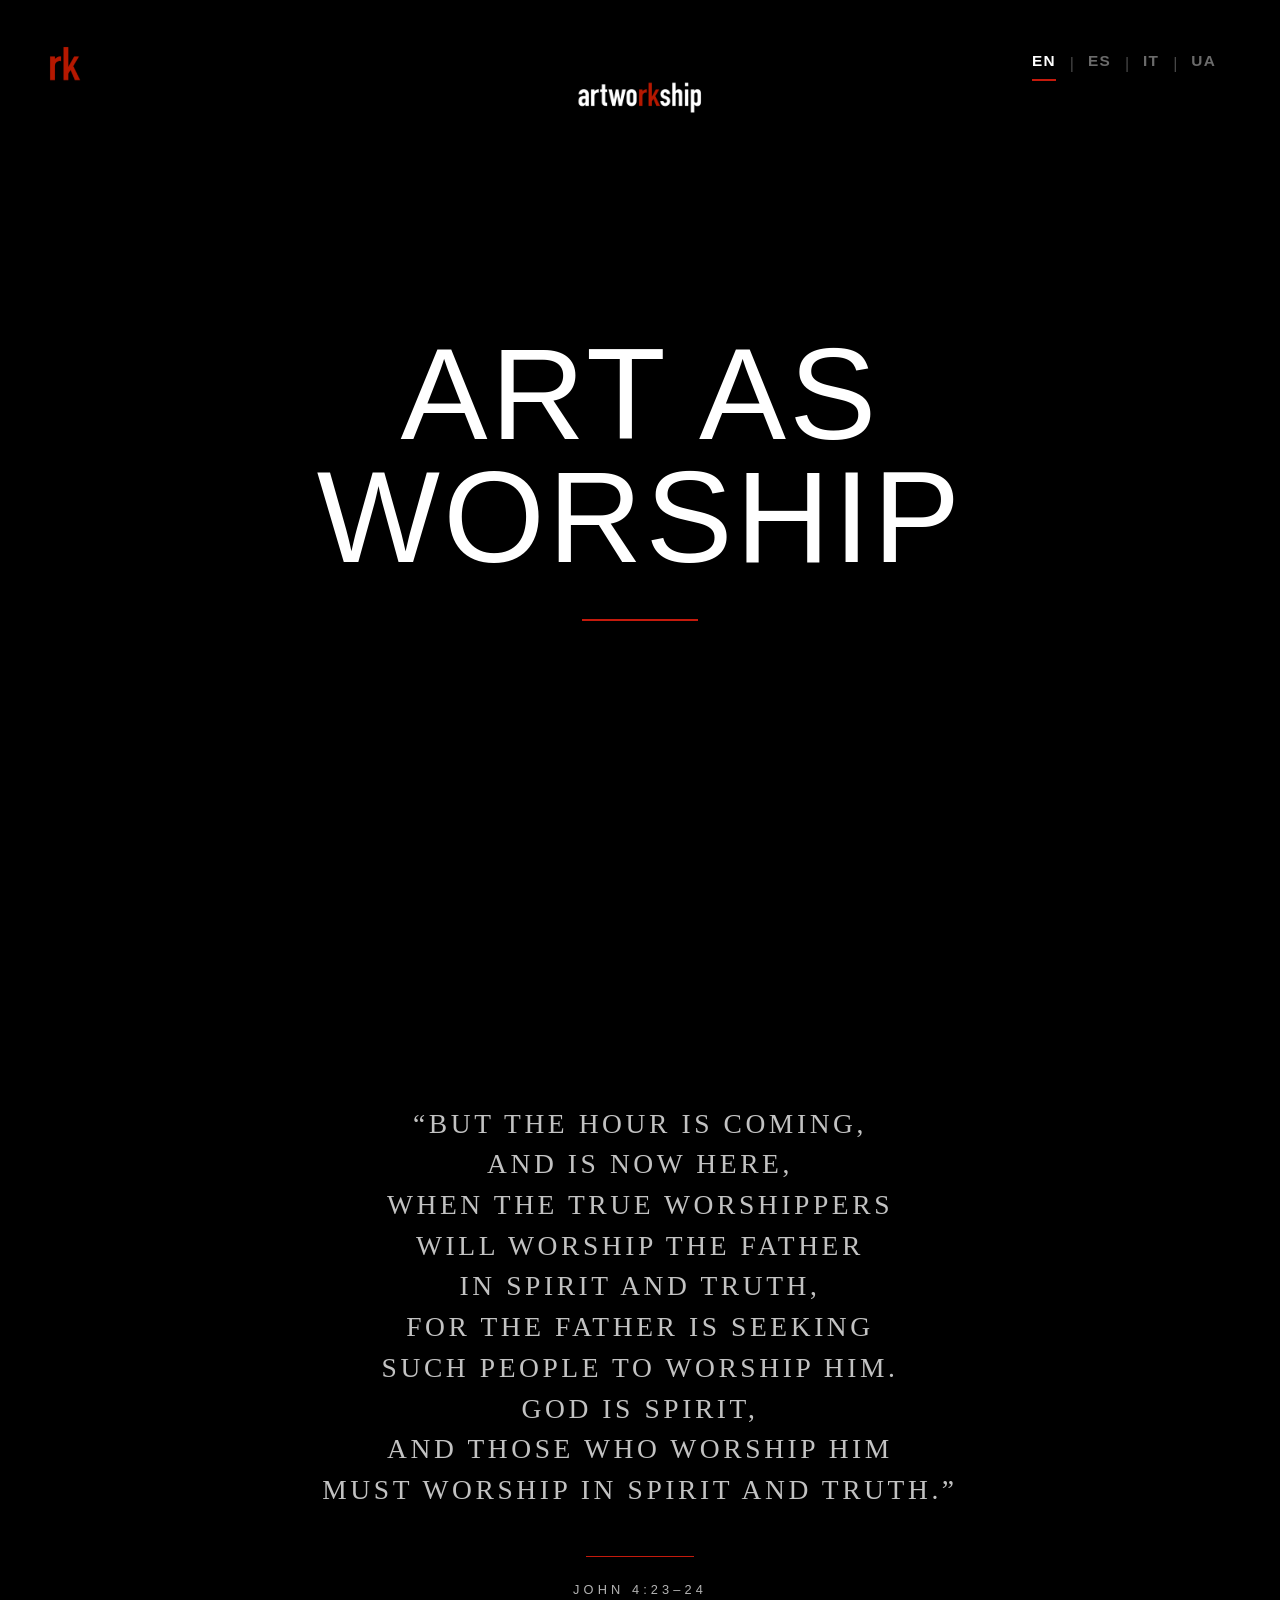
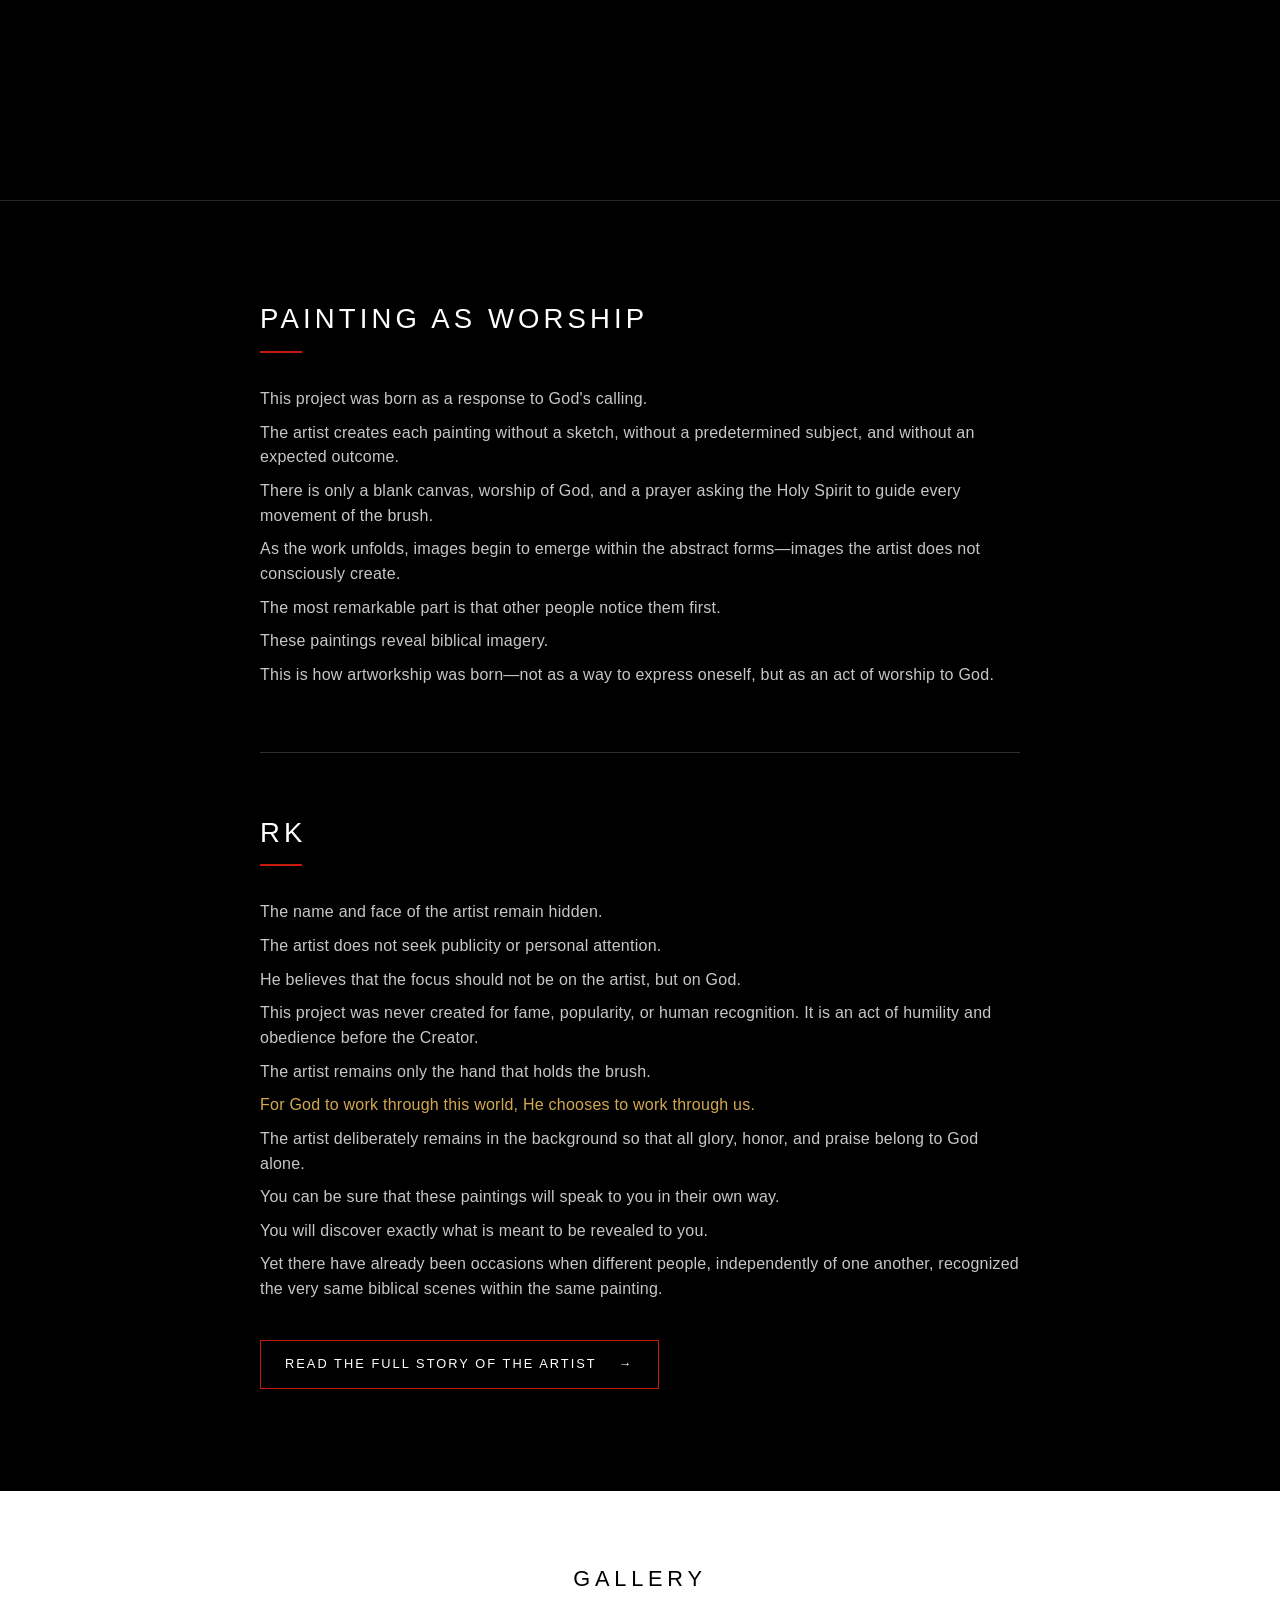
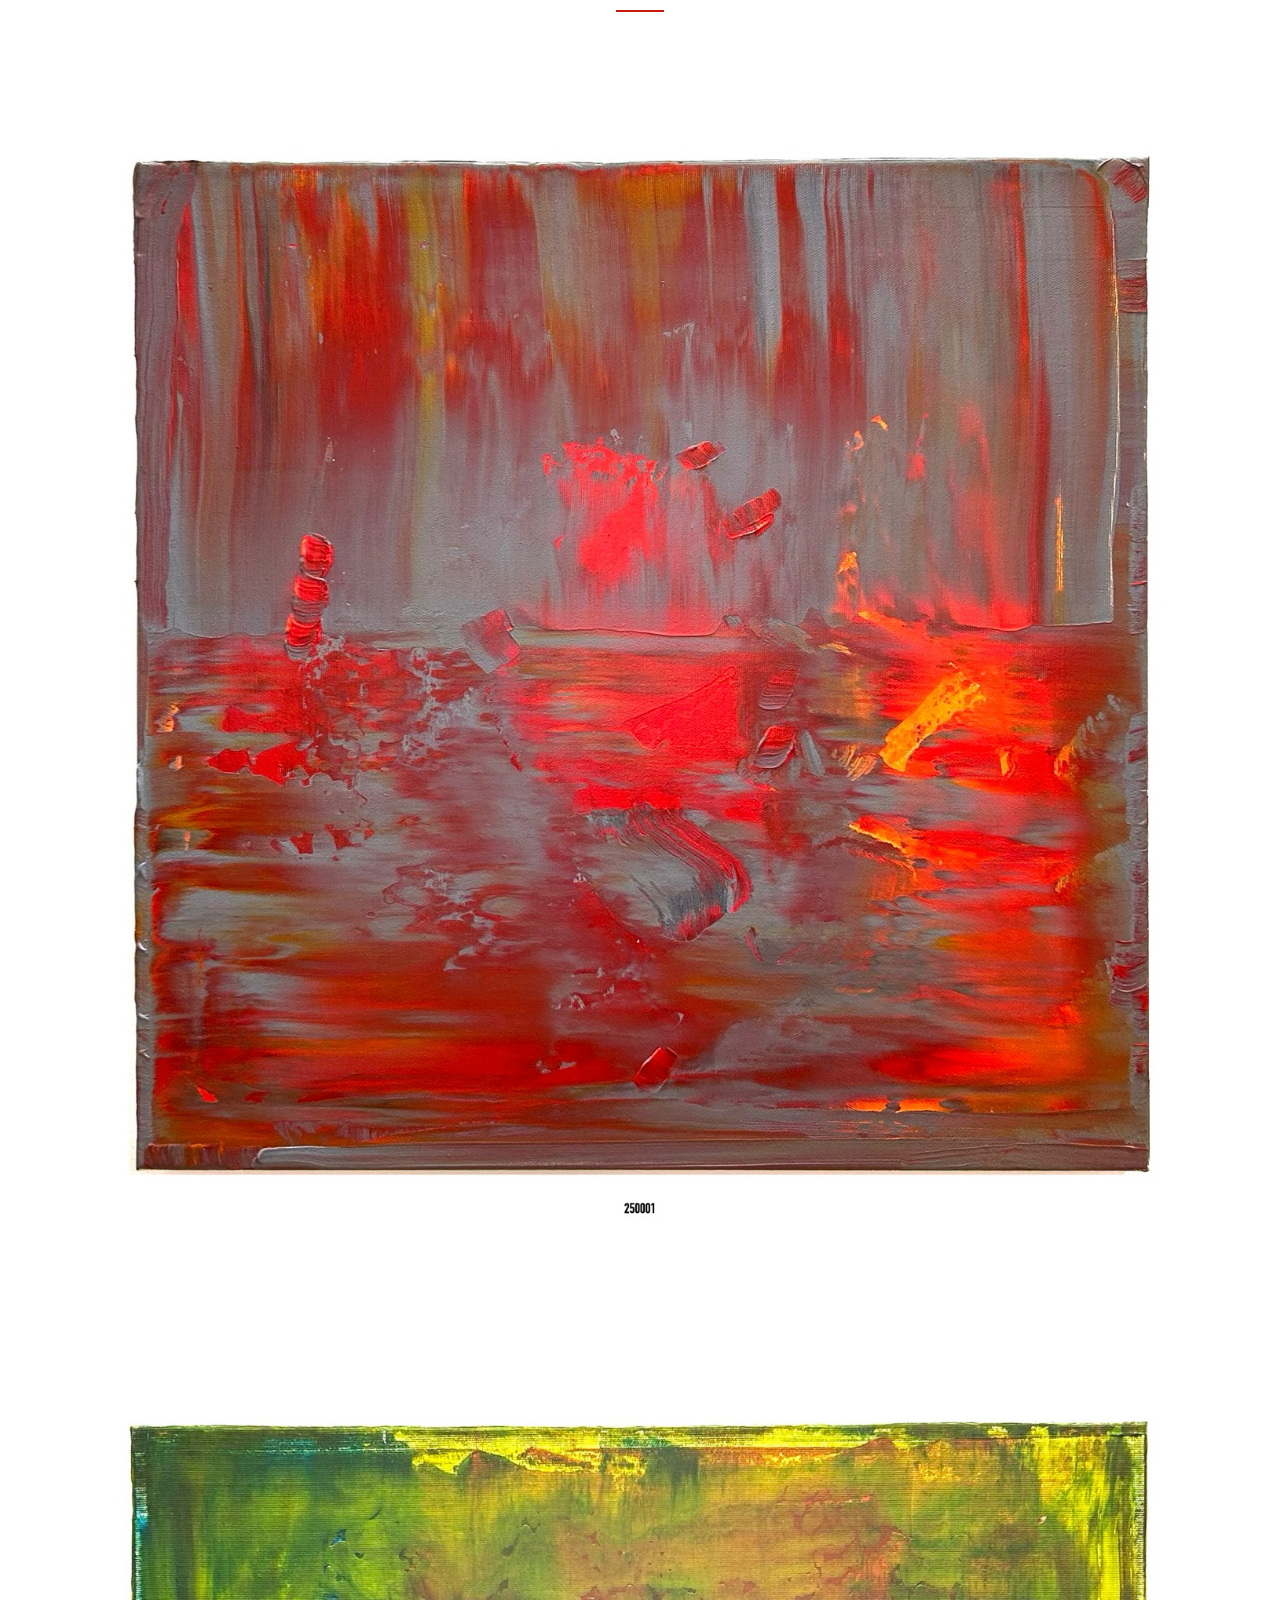
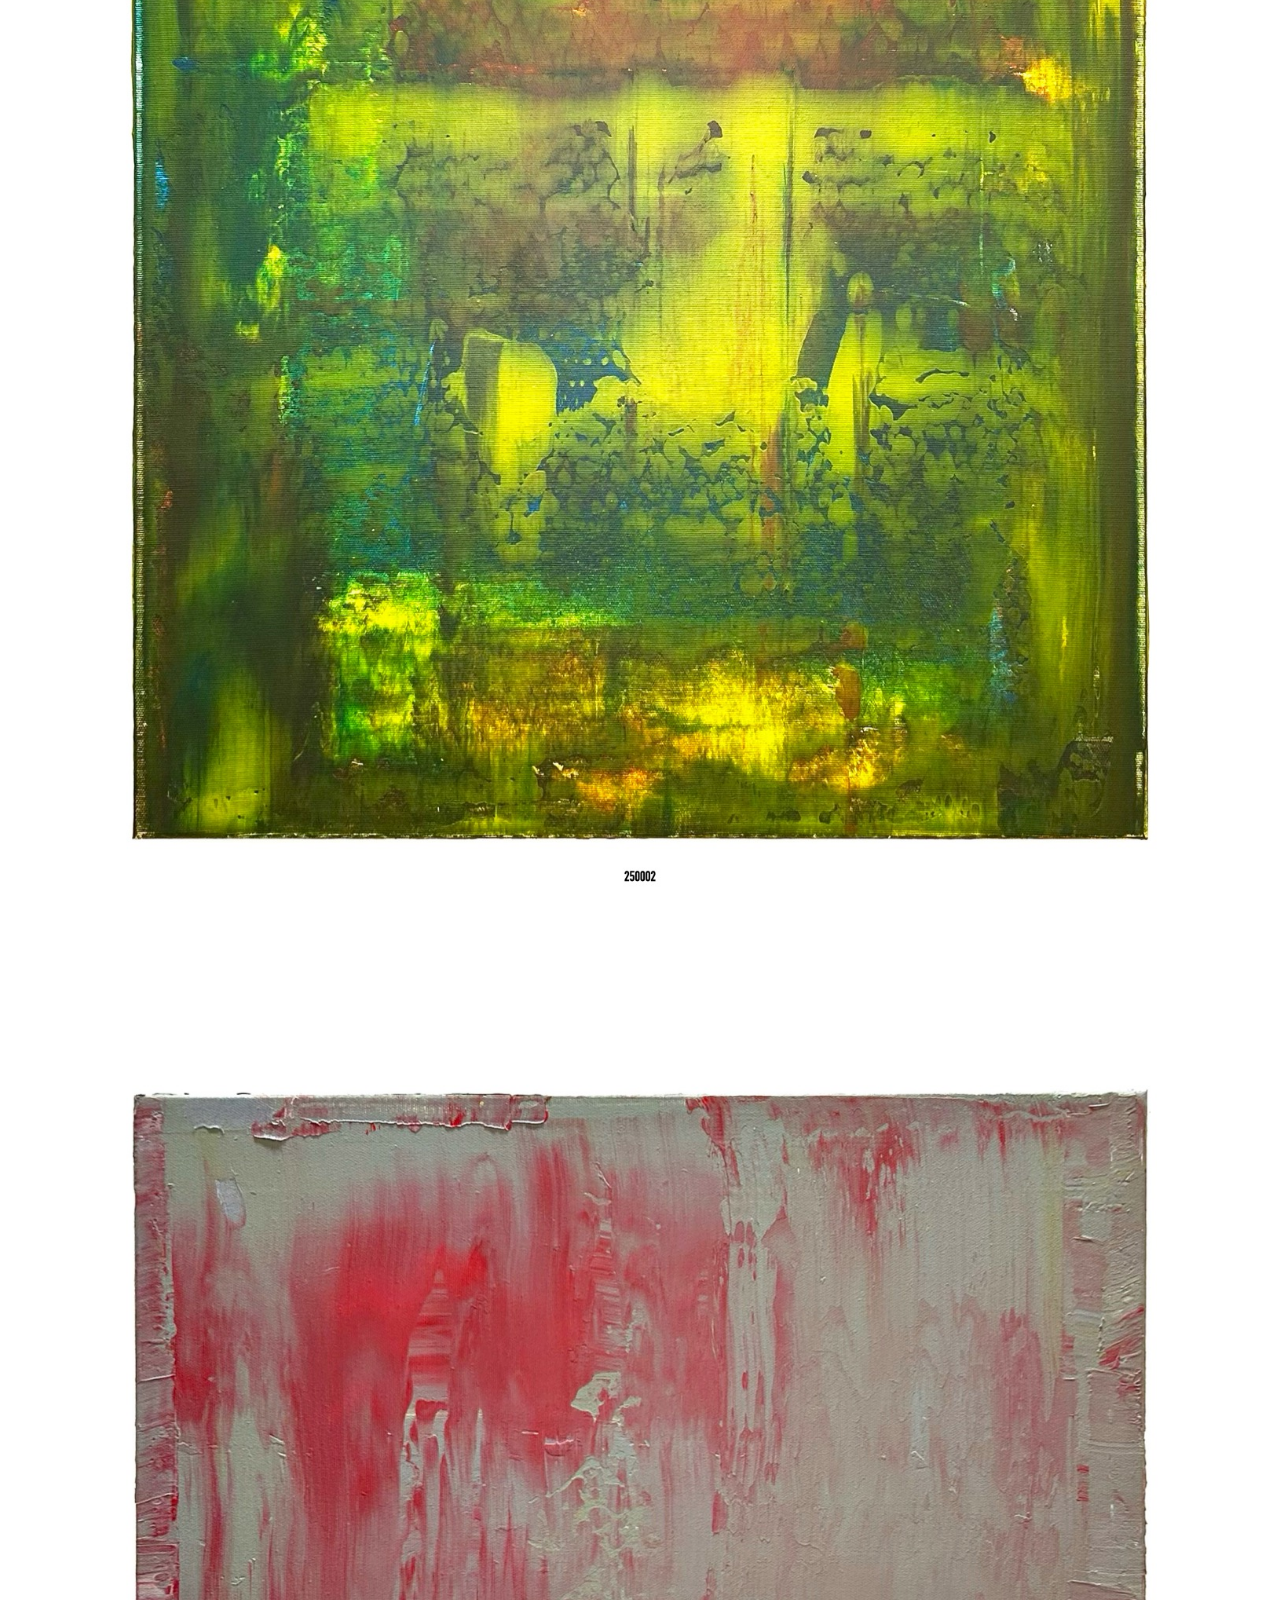
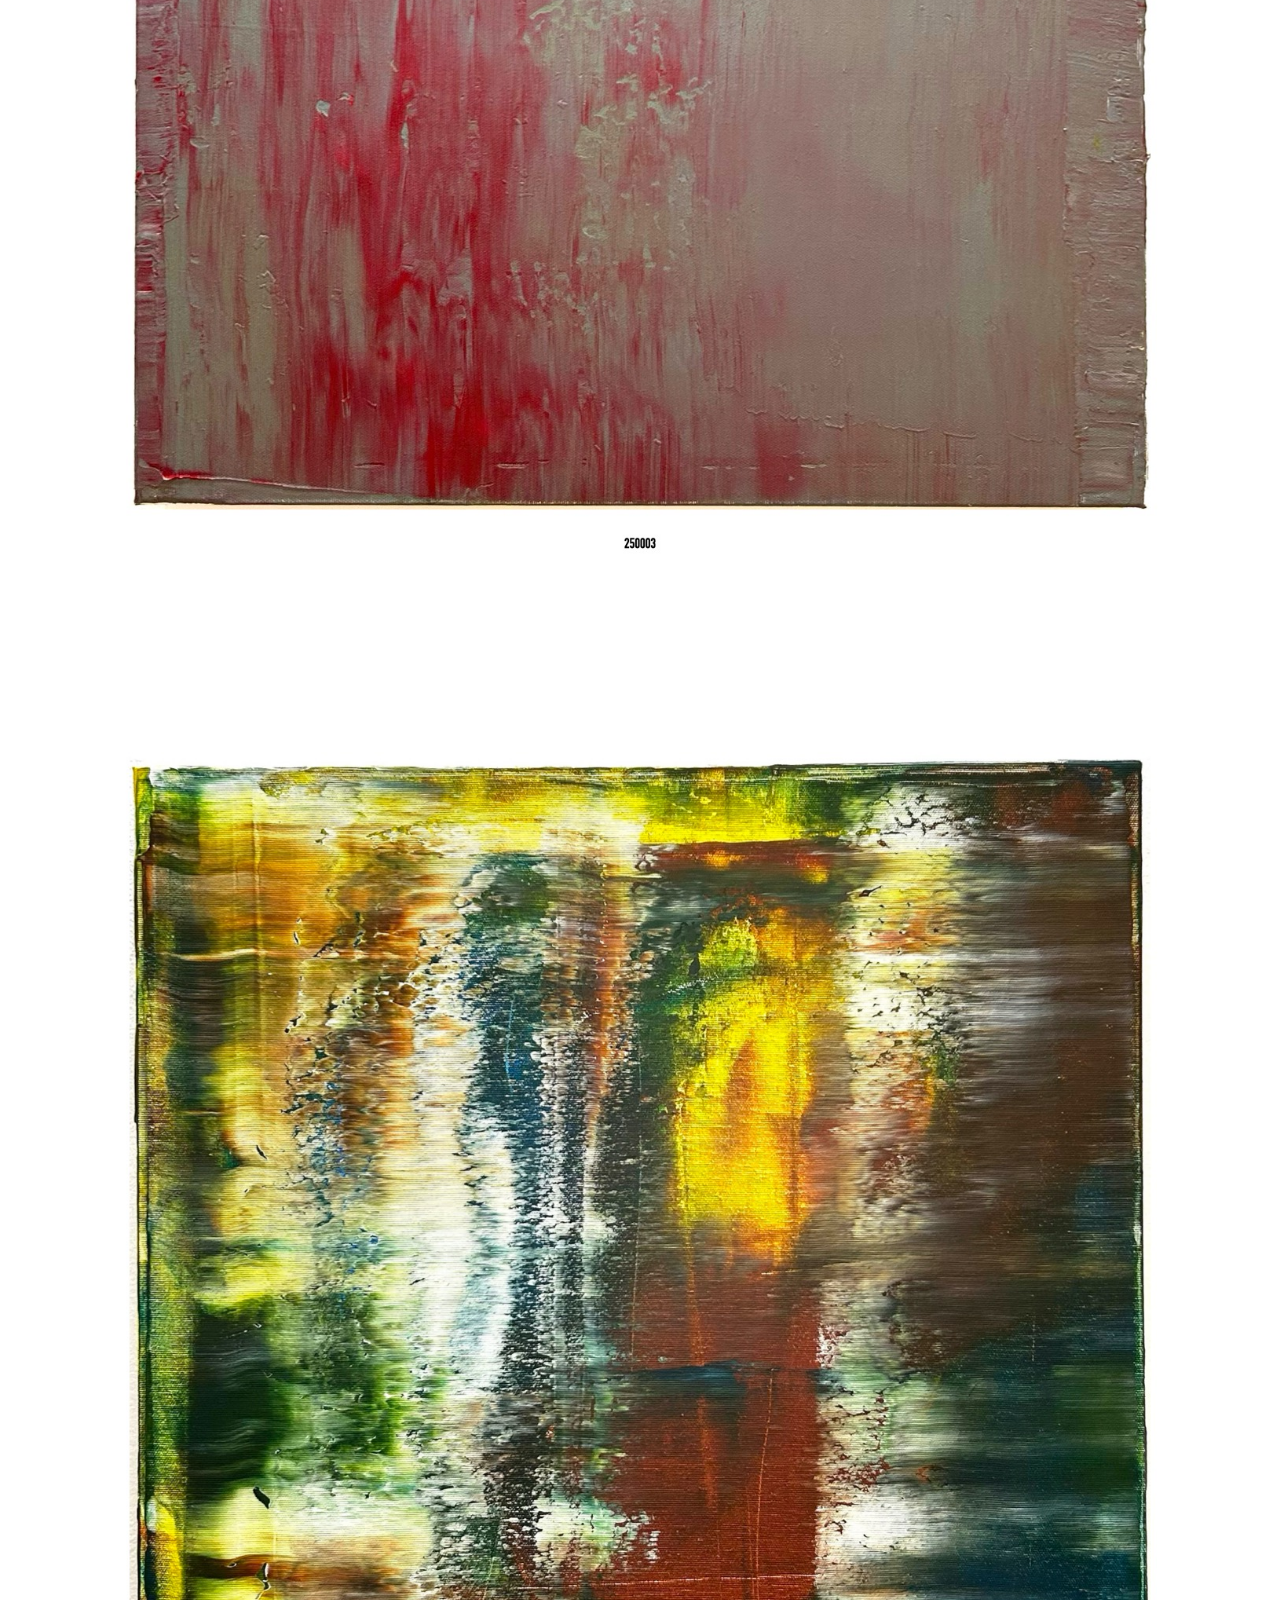
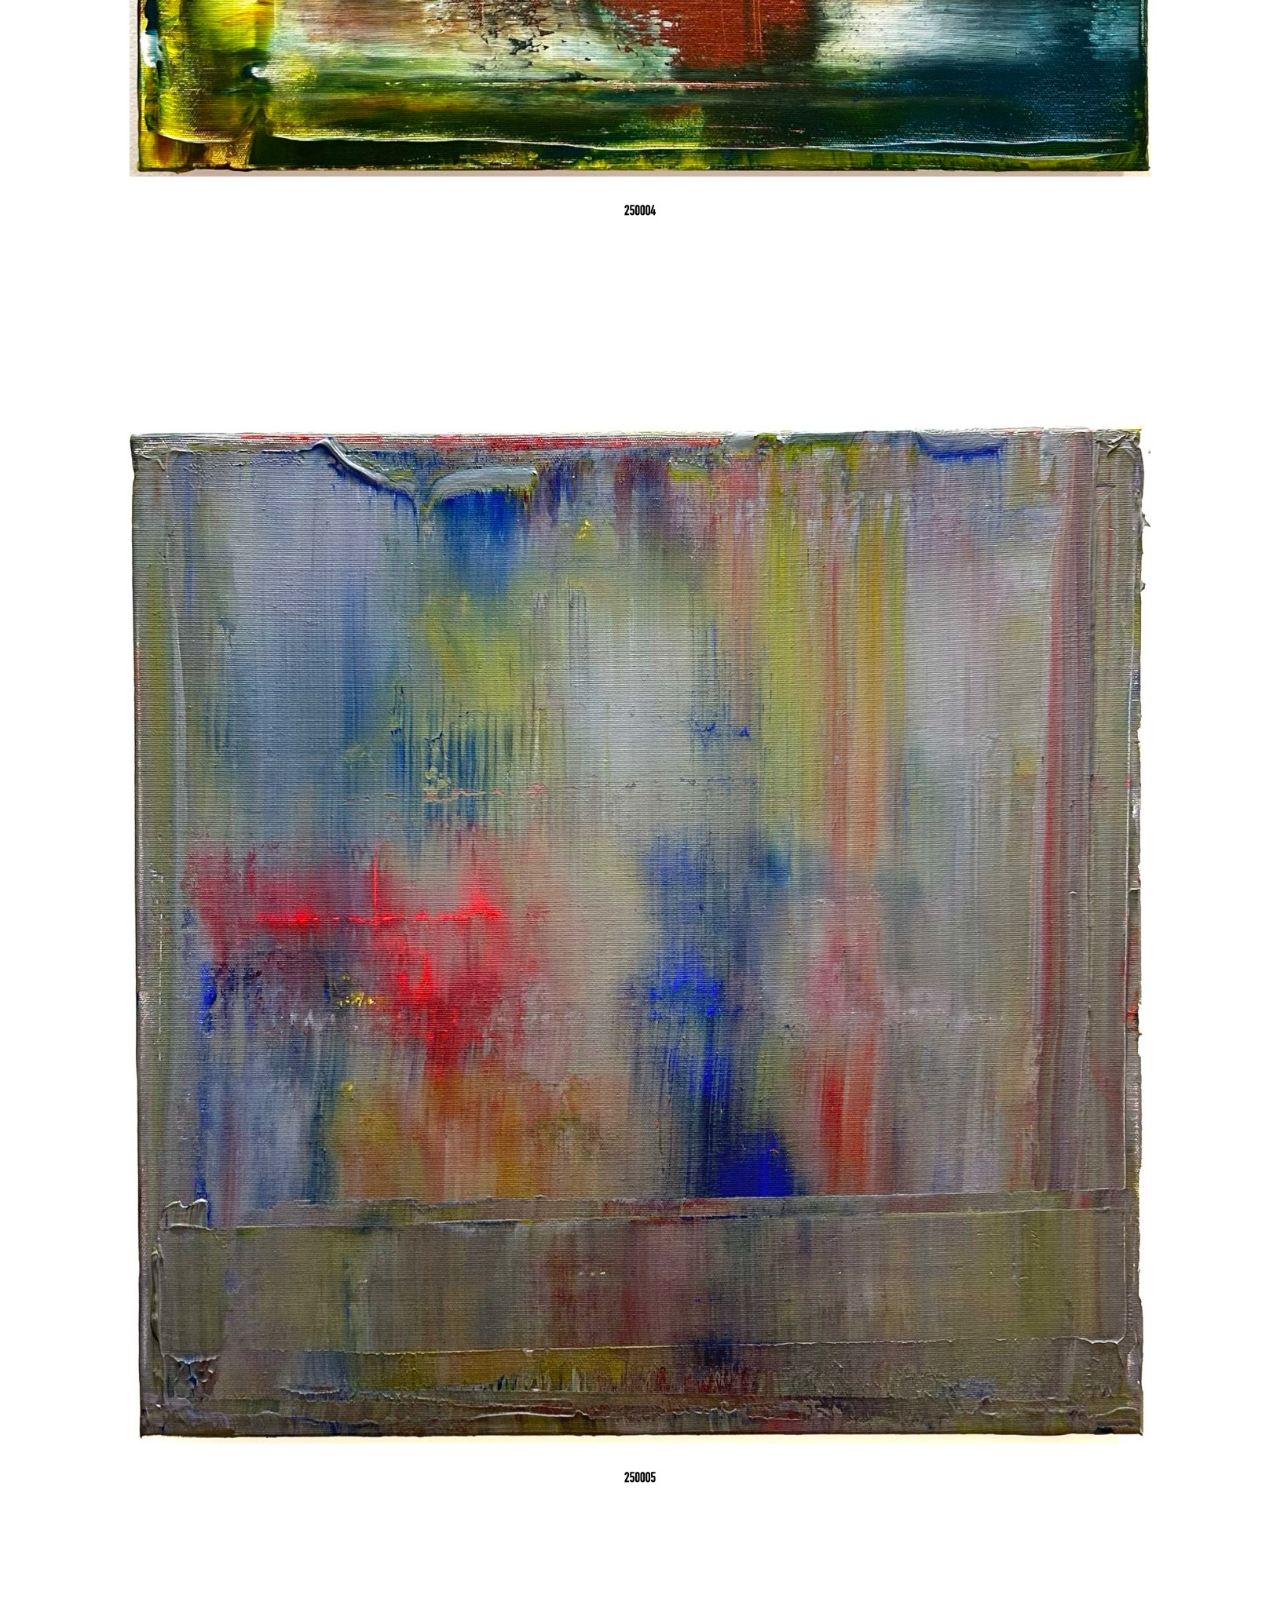
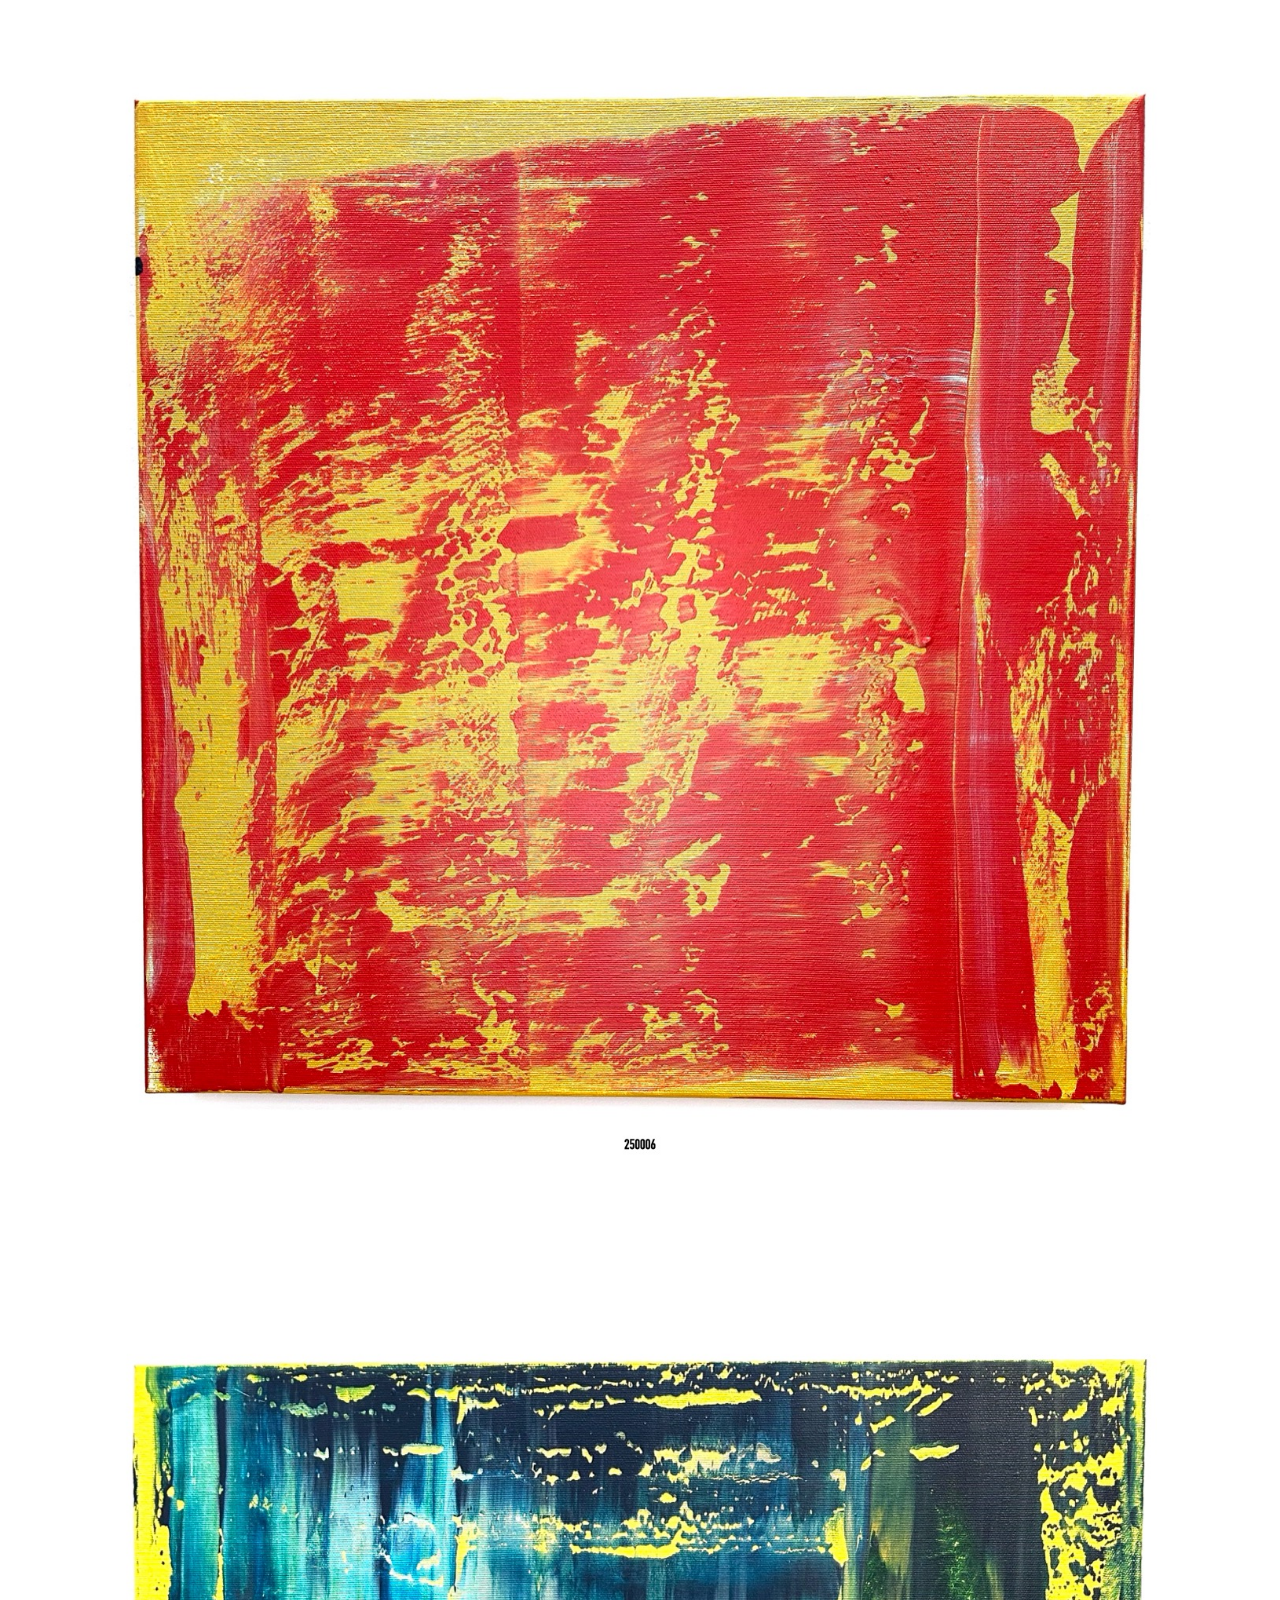
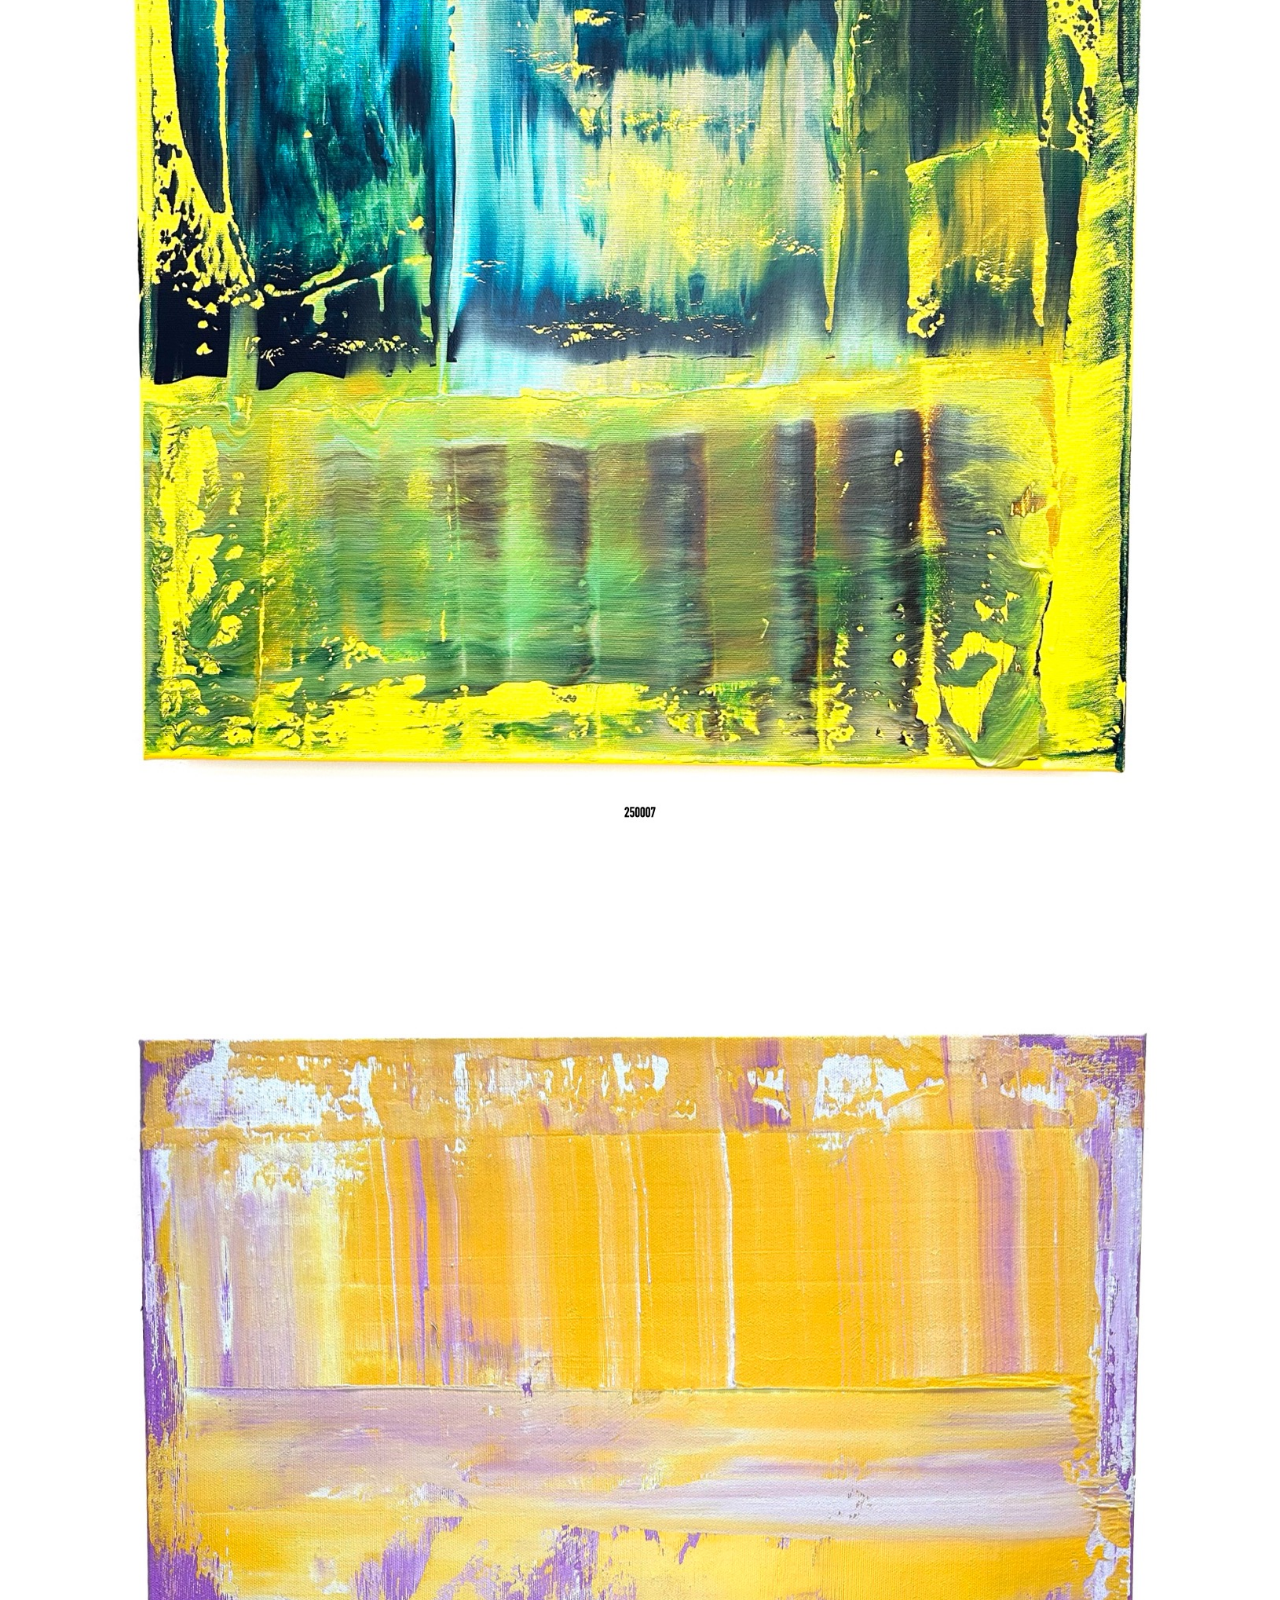
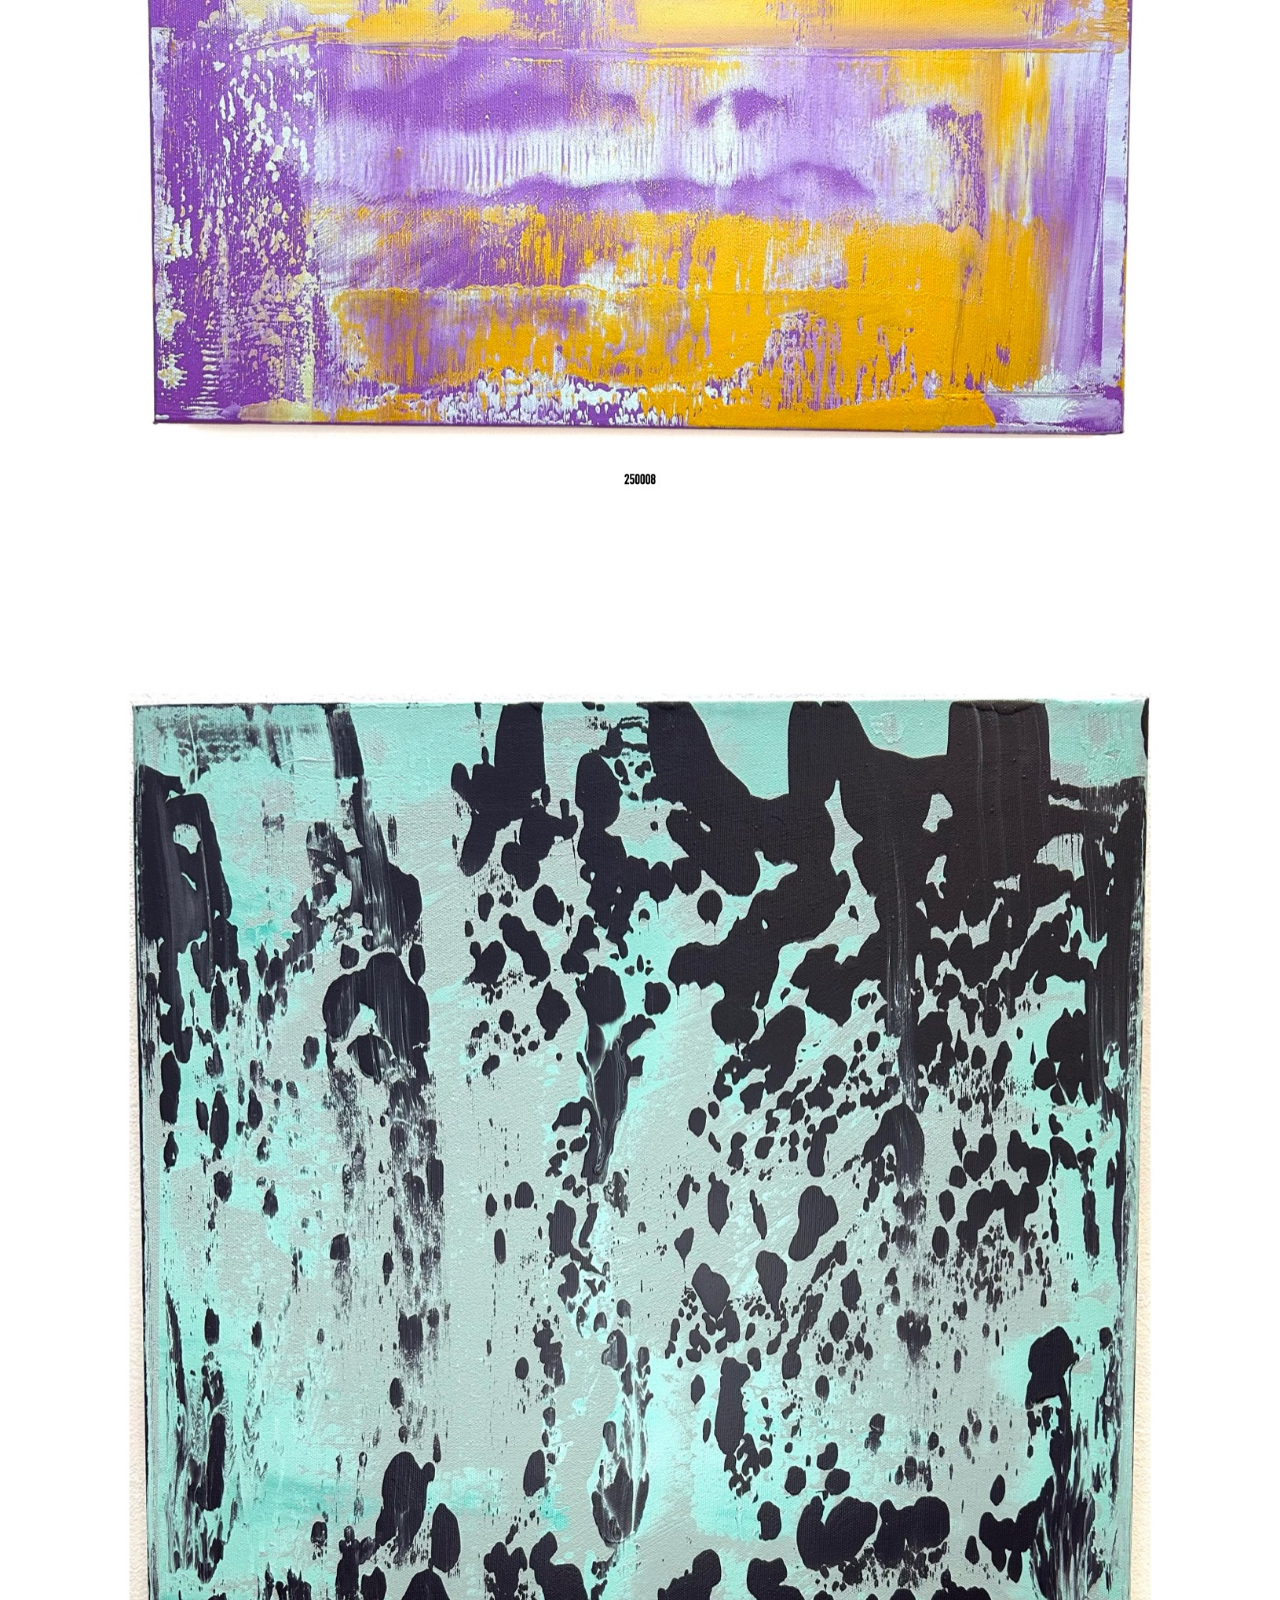
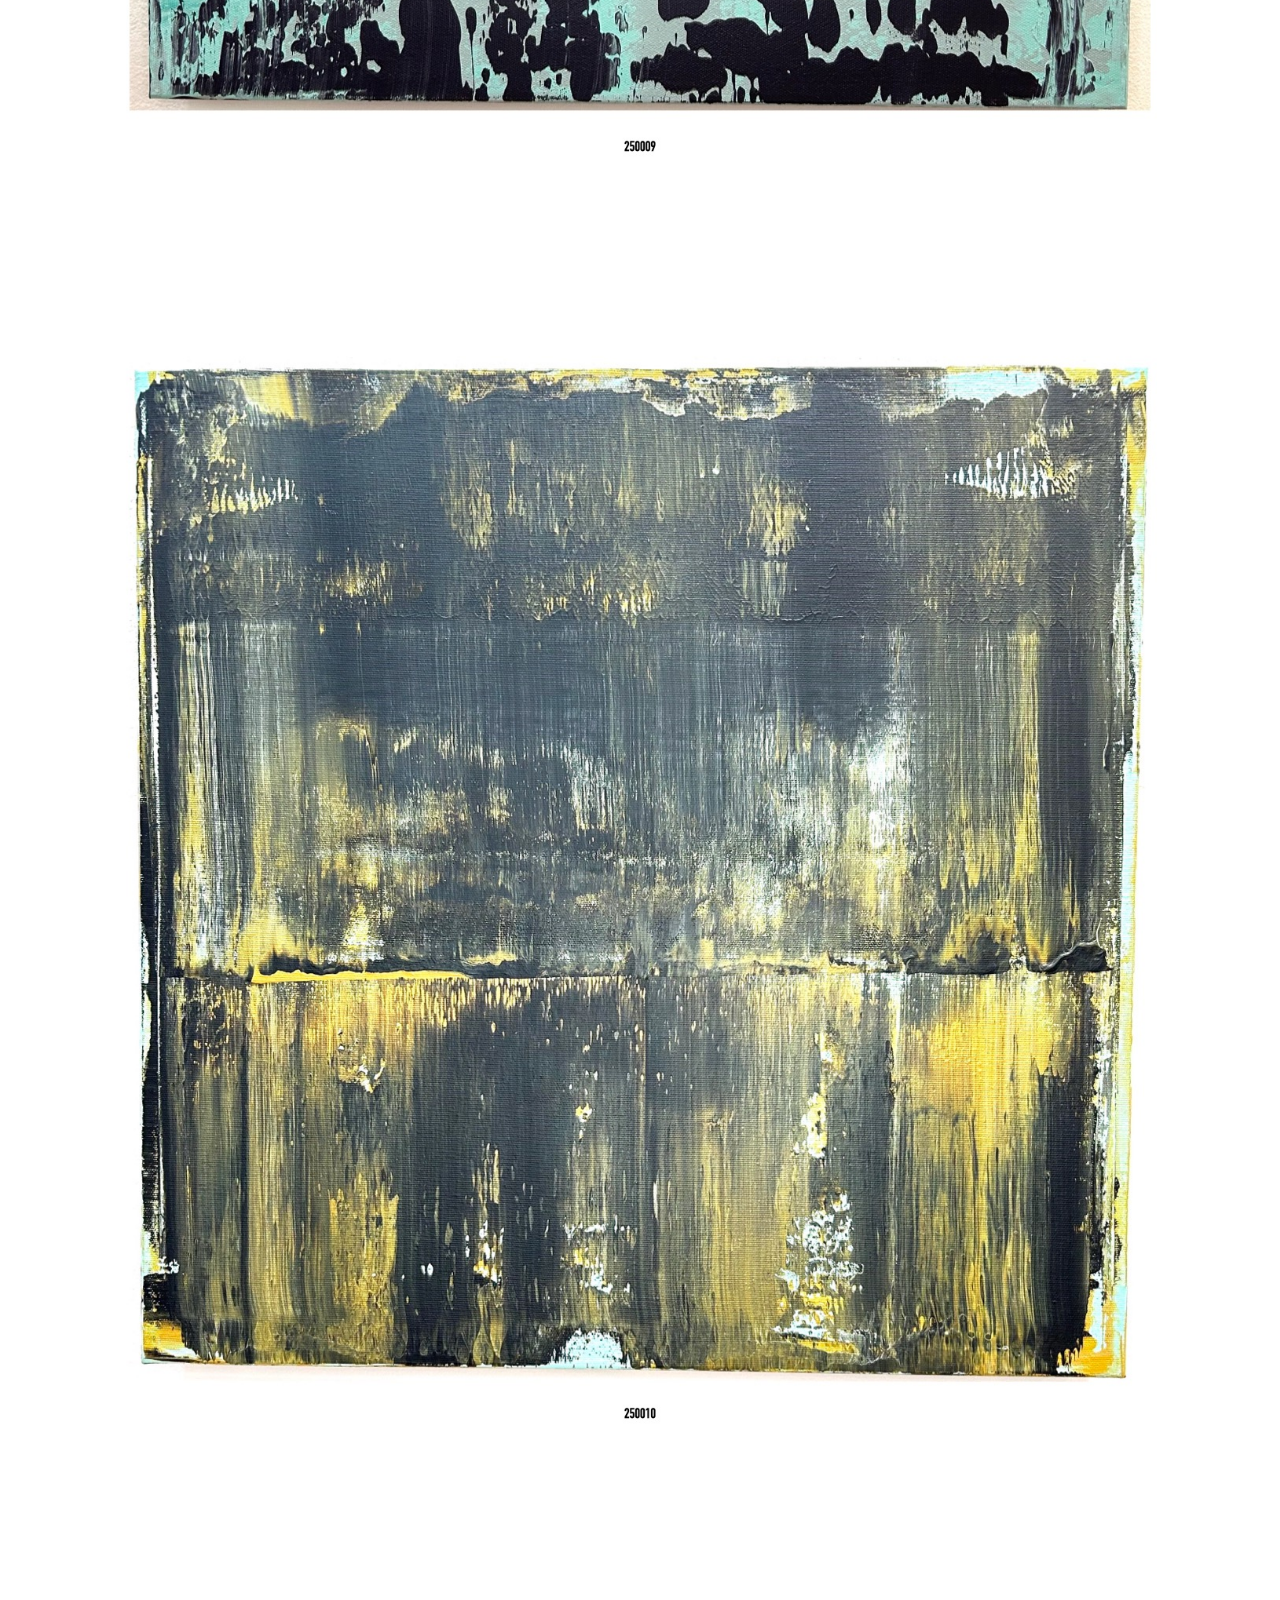
<file: index.html>
<!doctype html>
<html lang="en">
<head>
<!-- Google Tag Manager -->
<script>(function(w,d,s,l,i){w[l]=w[l]||[];w[l].push({'gtm.start':
new Date().getTime(),event:'gtm.js'});var f=d.getElementsByTagName(s)[0],
j=d.createElement(s),dl=l!='dataLayer'?'&l='+l:'';j.async=true;j.src=
'https://www.googletagmanager.com/gtm.js?id='+i+dl;f.parentNode.insertBefore(j,f);
})(window,document,'script','dataLayer','GTM-P4ZJ97Z8');</script>
<!-- End Google Tag Manager -->
<!-- Google tag (gtag.js) -->
<script async src="https://www.googletagmanager.com/gtag/js?id=G-42DNN3JDH2"></script>
<script>
window.dataLayer=window.dataLayer||[];
function gtag(){dataLayer.push(arguments);}
gtag('js', new Date());
gtag('config','G-42DNN3JDH2');
</script>

  <meta charset="utf-8">
  <meta name="viewport" content="width=device-width, initial-scale=1, viewport-fit=cover">
  <meta name="theme-color" content="#000000">
  <meta name="robots" content="index, follow, max-image-preview:large">
  <meta name="description" content="Artworkship is a contemporary abstract art project created as worship. Discover 29 original works by the anonymous artist rk and read the story behind the project.">
  <link rel="canonical" href="https://artworkship.com/">

  <meta property="og:site_name" content="artworkship">
  <meta property="og:title" content="artworkship — Contemporary Art as Worship">
  <meta property="og:description" content="Discover 29 original abstract works by rk and the story of a contemporary art project created as worship.">
  <meta property="og:type" content="website">
  <meta property="og:url" content="https://artworkship.com/">
  <meta property="og:image" content="https://artworkship.com/assets/artworks/rk-250001.jpeg">
  <meta property="og:image:alt" content="Abstract artwork 250001 by rk">
  <meta property="og:locale" content="en_US">
  <meta property="og:locale:alternate" content="es_ES">
  <meta property="og:locale:alternate" content="it_IT">
  <meta property="og:locale:alternate" content="uk_UA">

  <meta name="twitter:card" content="summary_large_image">
  <meta name="twitter:title" content="artworkship — Contemporary Art as Worship">
  <meta name="twitter:description" content="Discover 29 original abstract works by rk and the story behind artworkship.">
  <meta name="twitter:image" content="https://artworkship.com/assets/artworks/rk-250001.jpeg">
  <meta name="twitter:image:alt" content="Abstract artwork 250001 by rk">

  <title>artworkship — Contemporary Art as Worship by rk</title>
  <link rel="icon" href="favicon.ico" sizes="any">
  <link rel="icon" type="image/png" sizes="32x32" href="favicon-32x32.png">
  <link rel="icon" type="image/png" sizes="16x16" href="favicon-16x16.png">
  <link rel="apple-touch-icon" href="apple-touch-icon.png">

  <script type="application/ld+json">
{
  "@context": "https://schema.org",
  "@graph": [
    {
      "@type": "WebSite",
      "@id": "https://artworkship.com/#website",
      "url": "https://artworkship.com/",
      "name": "artworkship",
      "description": "A contemporary abstract art project created as worship.",
      "inLanguage": [
        "en",
        "es",
        "it",
        "uk"
      ]
    },
    {
      "@type": "CollectionPage",
      "@id": "https://artworkship.com/#collection",
      "url": "https://artworkship.com/",
      "name": "artworkship — Contemporary Art as Worship",
      "isPartOf": {
        "@id": "https://artworkship.com/#website"
      },
      "about": {
        "@id": "https://artworkship.com/#artist"
      },
      "mainEntity": {
        "@id": "https://artworkship.com/#art-collection"
      },
      "inLanguage": [
        "en",
        "es",
        "it",
        "uk"
      ]
    },
    {
      "@type": "Person",
      "@id": "https://artworkship.com/#artist",
      "name": "rk",
      "alternateName": "RK",
      "description": "Anonymous contemporary abstract artist behind artworkship.",
      "url": "https://artworkship.com/"
    },
    {
      "@type": "CreativeWorkSeries",
      "@id": "https://artworkship.com/#art-collection",
      "name": "artworkship collection 250001–250029",
      "creator": {
        "@id": "https://artworkship.com/#artist"
      },
      "genre": [
        "Contemporary abstract art",
        "Sacred art"
      ],
      "numberOfItems": 29,
      "inLanguage": [
        "en",
        "es",
        "it",
        "uk"
      ]
    }
  ]
}
  </script>
  <link rel="stylesheet" href="styles.css">

<script type="text/javascript">
(function(c,l,a,r,i,t,y){c[a]=c[a]||function(){(c[a].q=c[a].q||[]).push(arguments)};t=l.createElement(r);t.async=1;t.src="https://www.clarity.ms/tag/"+i;y=l.getElementsByTagName(r)[0];y.parentNode.insertBefore(t,y);})(window, document, "clarity", "script", "xxzmm2i46q");
</script>
</head>
<body>
<!-- Google Tag Manager (noscript) -->
<noscript><iframe src="https://www.googletagmanager.com/ns.html?id=GTM-P4ZJ97Z8" height="0" width="0" style="display:none;visibility:hidden"></iframe></noscript>
<!-- End Google Tag Manager (noscript) -->
  <header id="top" class="intro" aria-label="artworkship">
    <a class="rk-home" href="#top" aria-label="Back to the top">
      <img class="rk-logo" src="assets/brand/rk-logo-header.png" alt="rk">
    </a>
    <img class="hero-logo" src="assets/brand/artworkship-logo.png" alt="artworkship">

    <nav class="language-switcher" aria-label="Language selector">
      <button type="button" data-language="en" class="language-option is-active">EN</button>
      <span aria-hidden="true">|</span>
      <button type="button" data-language="es" class="language-option">ES</button>
      <span aria-hidden="true">|</span>
      <button type="button" data-language="it" class="language-option">IT</button>
      <span aria-hidden="true">|</span>
      <button type="button" data-language="uk" class="language-option">UA</button>
    </nav>

    <div class="hero-message">
      <h1 class="tagline" data-tagline aria-live="polite">
        <span>ART AS</span>
        <span>WORSHIP</span>
      </h1>
      <span class="hero-accent" aria-hidden="true"></span>
    </div>
  </header>

  <section class="scripture" aria-labelledby="scripture-reference">
    <blockquote class="scripture-quote" data-scripture-quote>
      <span>“BUT THE HOUR IS COMING,</span>
      <span>AND IS NOW HERE,</span>
      <span>WHEN THE TRUE WORSHIPPERS</span>
      <span>WILL WORSHIP THE FATHER</span>
      <span>IN SPIRIT AND TRUTH,</span>
      <span>FOR THE FATHER IS SEEKING</span>
      <span>SUCH PEOPLE TO WORSHIP HIM.</span>
      <span>GOD IS SPIRIT,</span>
      <span>AND THOSE WHO WORSHIP HIM</span>
      <span>MUST WORSHIP IN SPIRIT AND TRUTH.”</span>
    </blockquote>
    <span class="scripture-accent" aria-hidden="true"></span>
    <p class="scripture-reference" id="scripture-reference" data-scripture-reference>JOHN 4:23–24</p>
  </section>

  <section class="project-story" aria-labelledby="project-story-title">
    <div class="project-story-inner">
      <article class="story-block">
        <h2 class="story-title" id="project-story-title" data-project-title>PAINTING AS WORSHIP</h2>
        <div class="story-accent" aria-hidden="true"></div>
        <div class="story-copy" data-project-copy>
          <p>This project was born as a response to God's calling.</p>
          <p>The artist creates each painting without a sketch, without a predetermined subject, and without an expected outcome.</p>
          <p>There is only a blank canvas, worship of God, and a prayer asking the Holy Spirit to guide every movement of the brush.</p>
          <p>As the work unfolds, images begin to emerge within the abstract forms—images the artist does not consciously create.</p>
          <p>The most remarkable part is that other people notice them first.</p>
          <p>These paintings reveal biblical imagery.</p>
          <p>This is how artworkship was born—not as a way to express oneself, but as an act of worship to God.</p>
        </div>
      </article>

      <div class="story-divider" aria-hidden="true"></div>

      <article class="story-block">
        <h2 class="story-title" data-author-title>RK</h2>
        <div class="story-accent" aria-hidden="true"></div>
        <div class="story-copy" data-author-copy>
          <p>The name and face of the artist remain hidden.</p>
          <p>The artist does not seek publicity or personal attention.</p>
          <p>He believes that the focus should not be on the artist, but on God.</p>
          <p>This project was never created for fame, popularity, or human recognition. It is an act of humility and obedience before the Creator.</p>
          <p>The artist remains only the hand that holds the brush.</p>
          <p class="story-highlight">For God to work through this world, He chooses to work through us.</p>
          <p>The artist deliberately remains in the background so that all glory, honor, and praise belong to God alone.</p>
          <p>You can be sure that these paintings will speak to you in their own way.</p>
          <p>You will discover exactly what is meant to be revealed to you.</p>
          <p>Yet there have already been occasions when different people, independently of one another, recognized the very same biblical scenes within the same painting.</p>
        </div>
        <a class="story-button" href="story.html" data-story-button>READ THE FULL STORY OF THE ARTIST <span aria-hidden="true">→</span></a>
      </article>
    </div>
  </section>

  <main class="gallery" aria-label="Works">
    <h2 class="gallery-title" data-gallery-title>GALLERY</h2>
    <figure class="work" data-number="250001">
      <button class="work-button" type="button" aria-label="Open artwork 250001">
        <img src="assets/artworks/rk-250001.jpeg" alt="Artwork 250001" loading="eager" decoding="async">
      </button>
    </figure>
    <figure class="work" data-number="250002">
      <button class="work-button" type="button" aria-label="Open artwork 250002">
        <img src="assets/artworks/rk-250002.jpeg" alt="Artwork 250002" loading="lazy" decoding="async">
      </button>
    </figure>
    <figure class="work" data-number="250003">
      <button class="work-button" type="button" aria-label="Open artwork 250003">
        <img src="assets/artworks/rk-250003.jpeg" alt="Artwork 250003" loading="lazy" decoding="async">
      </button>
    </figure>
    <figure class="work" data-number="250004">
      <button class="work-button" type="button" aria-label="Open artwork 250004">
        <img src="assets/artworks/rk-250004.jpeg" alt="Artwork 250004" loading="lazy" decoding="async">
      </button>
    </figure>
    <figure class="work" data-number="250005">
      <button class="work-button" type="button" aria-label="Open artwork 250005">
        <img src="assets/artworks/rk-250005.jpeg" alt="Artwork 250005" loading="lazy" decoding="async">
      </button>
    </figure>
    <figure class="work" data-number="250006">
      <button class="work-button" type="button" aria-label="Open artwork 250006">
        <img src="assets/artworks/rk-250006.jpeg" alt="Artwork 250006" loading="lazy" decoding="async">
      </button>
    </figure>
    <figure class="work" data-number="250007">
      <button class="work-button" type="button" aria-label="Open artwork 250007">
        <img src="assets/artworks/rk-250007.jpeg" alt="Artwork 250007" loading="lazy" decoding="async">
      </button>
    </figure>
    <figure class="work" data-number="250008">
      <button class="work-button" type="button" aria-label="Open artwork 250008">
        <img src="assets/artworks/rk-250008.jpeg" alt="Artwork 250008" loading="lazy" decoding="async">
      </button>
    </figure>
    <figure class="work" data-number="250009">
      <button class="work-button" type="button" aria-label="Open artwork 250009">
        <img src="assets/artworks/rk-250009.jpeg" alt="Artwork 250009" loading="lazy" decoding="async">
      </button>
    </figure>
    <figure class="work" data-number="250010">
      <button class="work-button" type="button" aria-label="Open artwork 250010">
        <img src="assets/artworks/rk-250010.jpeg" alt="Artwork 250010" loading="lazy" decoding="async">
      </button>
    </figure>
    <figure class="work" data-number="250011">
      <button class="work-button" type="button" aria-label="Open artwork 250011">
        <img src="assets/artworks/rk-250011.jpeg" alt="Artwork 250011" loading="lazy" decoding="async">
      </button>
    </figure>
    <figure class="work" data-number="250012">
      <button class="work-button" type="button" aria-label="Open artwork 250012">
        <img src="assets/artworks/rk-250012.jpeg" alt="Artwork 250012" loading="lazy" decoding="async">
      </button>
    </figure>
    <figure class="work" data-number="250013">
      <button class="work-button" type="button" aria-label="Open artwork 250013">
        <img src="assets/artworks/rk-250013.jpeg" alt="Artwork 250013" loading="lazy" decoding="async">
      </button>
    </figure>
    <figure class="work" data-number="250014">
      <button class="work-button" type="button" aria-label="Open artwork 250014">
        <img src="assets/artworks/rk-250014.jpeg" alt="Artwork 250014" loading="lazy" decoding="async">
      </button>
    </figure>
    <figure class="work" data-number="250015">
      <button class="work-button" type="button" aria-label="Open artwork 250015">
        <img src="assets/artworks/rk-250015.jpeg" alt="Artwork 250015" loading="lazy" decoding="async">
      </button>
    </figure>
    <figure class="work" data-number="250016">
      <button class="work-button" type="button" aria-label="Open artwork 250016">
        <img src="assets/artworks/rk-250016.jpeg" alt="Artwork 250016" loading="lazy" decoding="async">
      </button>
    </figure>
    <figure class="work" data-number="250017">
      <button class="work-button" type="button" aria-label="Open artwork 250017">
        <img src="assets/artworks/rk-250017.jpeg" alt="Artwork 250017" loading="lazy" decoding="async">
      </button>
    </figure>
    <figure class="work" data-number="250018">
      <button class="work-button" type="button" aria-label="Open artwork 250018">
        <img src="assets/artworks/rk-250018.jpeg" alt="Artwork 250018" loading="lazy" decoding="async">
      </button>
    </figure>
    <figure class="work" data-number="250019">
      <button class="work-button" type="button" aria-label="Open artwork 250019">
        <img src="assets/artworks/rk-250019.jpeg" alt="Artwork 250019" loading="lazy" decoding="async">
      </button>
    </figure>
    <figure class="work" data-number="250020">
      <button class="work-button" type="button" aria-label="Open artwork 250020">
        <img src="assets/artworks/rk-250020.jpeg" alt="Artwork 250020" loading="lazy" decoding="async">
      </button>
    </figure>
    <figure class="work" data-number="250021">
      <button class="work-button" type="button" aria-label="Open artwork 250021">
        <img src="assets/artworks/rk-250021.jpeg" alt="Artwork 250021" loading="lazy" decoding="async">
      </button>
    </figure>
    <figure class="work" data-number="250022">
      <button class="work-button" type="button" aria-label="Open artwork 250022">
        <img src="assets/artworks/rk-250022.jpeg" alt="Artwork 250022" loading="lazy" decoding="async">
      </button>
    </figure>
    <figure class="work" data-number="250023">
      <button class="work-button" type="button" aria-label="Open artwork 250023">
        <img src="assets/artworks/rk-250023.jpeg" alt="Artwork 250023" loading="lazy" decoding="async">
      </button>
    </figure>
    <figure class="work" data-number="250024">
      <button class="work-button" type="button" aria-label="Open artwork 250024">
        <img src="assets/artworks/rk-250024.jpeg" alt="Artwork 250024" loading="lazy" decoding="async">
      </button>
    </figure>
    <figure class="work" data-number="250025">
      <button class="work-button" type="button" aria-label="Open artwork 250025">
        <img src="assets/artworks/rk-250025.jpeg" alt="Artwork 250025" loading="lazy" decoding="async">
      </button>
    </figure>
    <figure class="work" data-number="250026">
      <button class="work-button" type="button" aria-label="Open artwork 250026">
        <img src="assets/artworks/rk-250026.jpeg" alt="Artwork 250026" loading="lazy" decoding="async">
      </button>
    </figure>
    <figure class="work" data-number="250027">
      <button class="work-button" type="button" aria-label="Open artwork 250027">
        <img src="assets/artworks/rk-250027.jpeg" alt="Artwork 250027" loading="lazy" decoding="async">
      </button>
    </figure>
    <figure class="work" data-number="250028">
      <button class="work-button" type="button" aria-label="Open artwork 250028">
        <img src="assets/artworks/rk-250028.jpeg" alt="Artwork 250028" loading="lazy" decoding="async">
      </button>
    </figure>
    <figure class="work" data-number="250029">
      <button class="work-button" type="button" aria-label="Open artwork 250029">
        <img src="assets/artworks/rk-250029.jpeg" alt="Artwork 250029" loading="lazy" decoding="async">
      </button>
    </figure>
  </main>

  <footer class="footer" aria-label="rk">
    <img src="assets/brand/rk-logo.png" alt="rk">
    <p class="footer-contact">
      <span data-footer-copy></span>
      <a href="mailto:rtwrkshp@gmail.com">rtwrkshp@gmail.com</a>
    </p>
  </footer>

  <dialog class="viewer" aria-label="Artwork viewer">
    <button class="viewer-close" type="button" aria-label="Close">×</button>
    <button class="viewer-prev" type="button" aria-label="Previous artwork">‹</button>
    <figure>
      <img class="viewer-image" alt="">
      <figcaption class="viewer-number"></figcaption>
    </figure>
    <button class="viewer-next" type="button" aria-label="Next artwork">›</button>
  </dialog>

  <script src="script.js"></script>
</body>
</html>
</file>
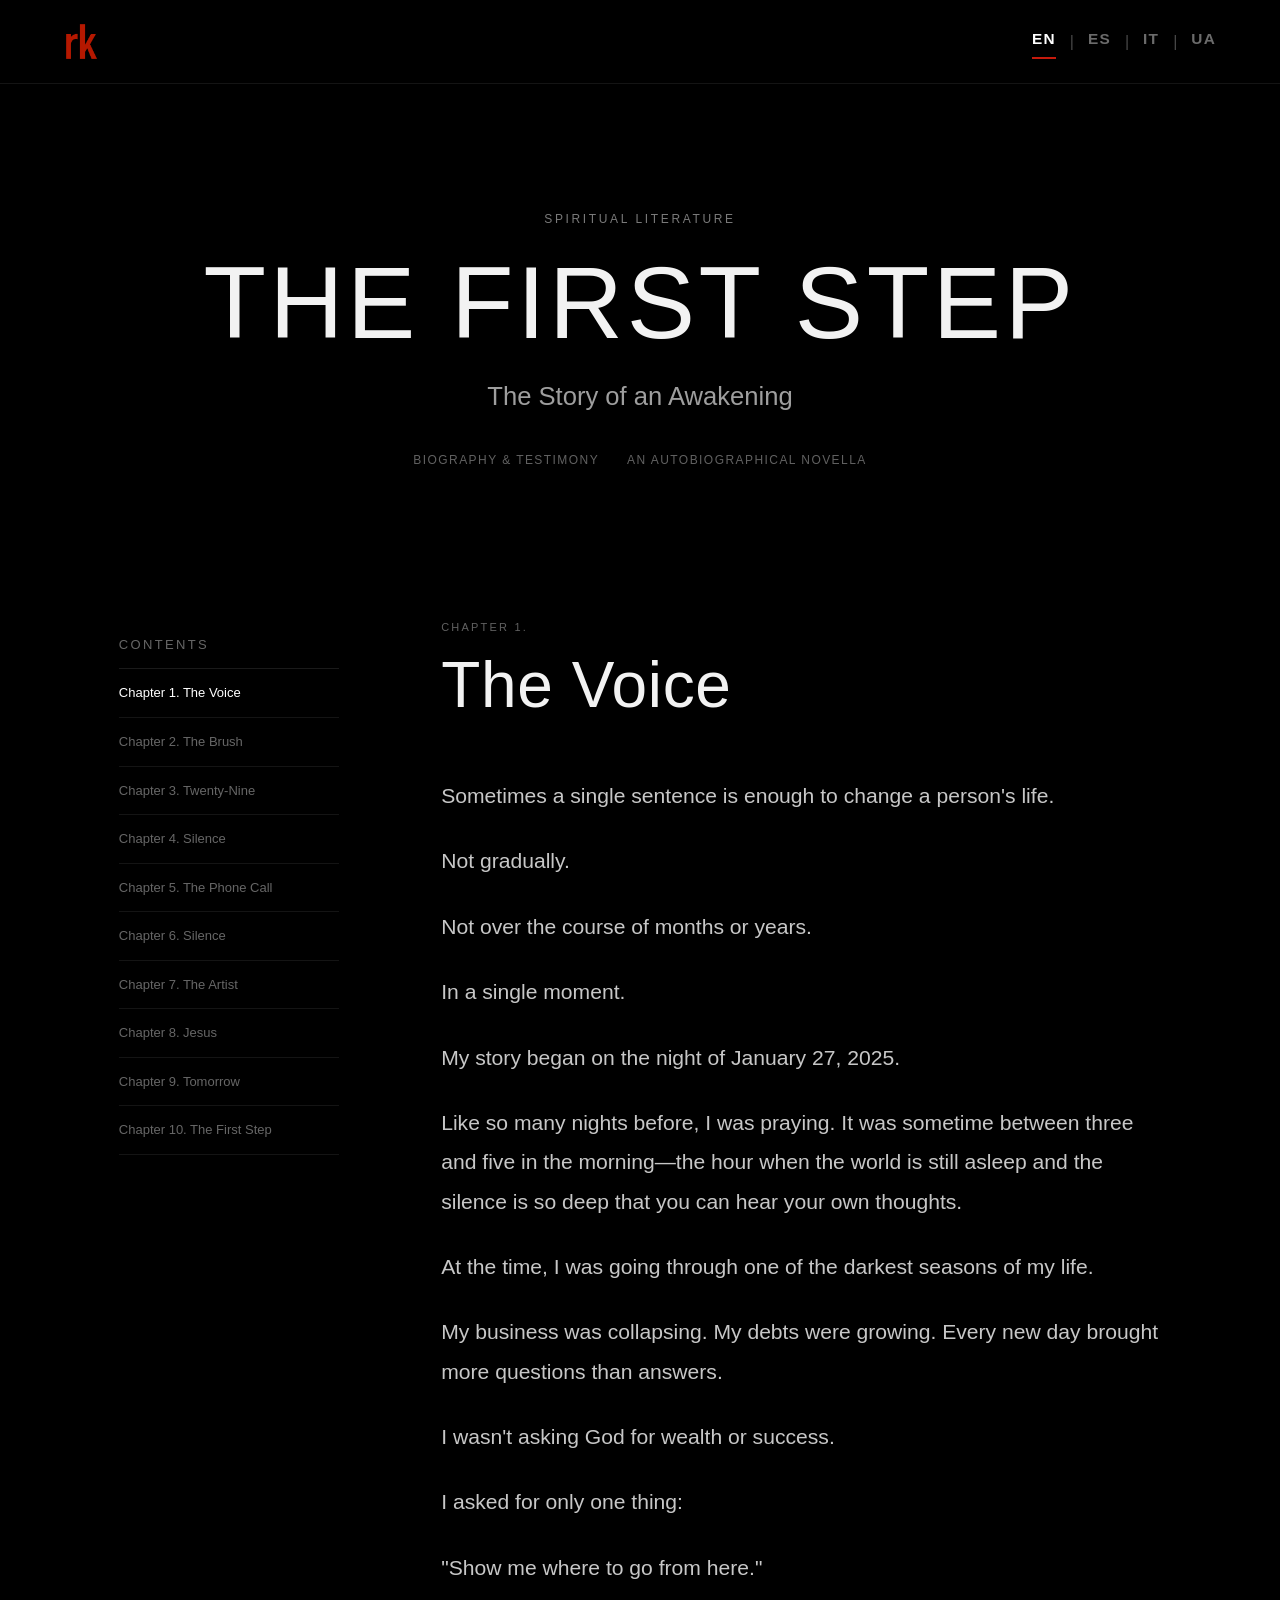
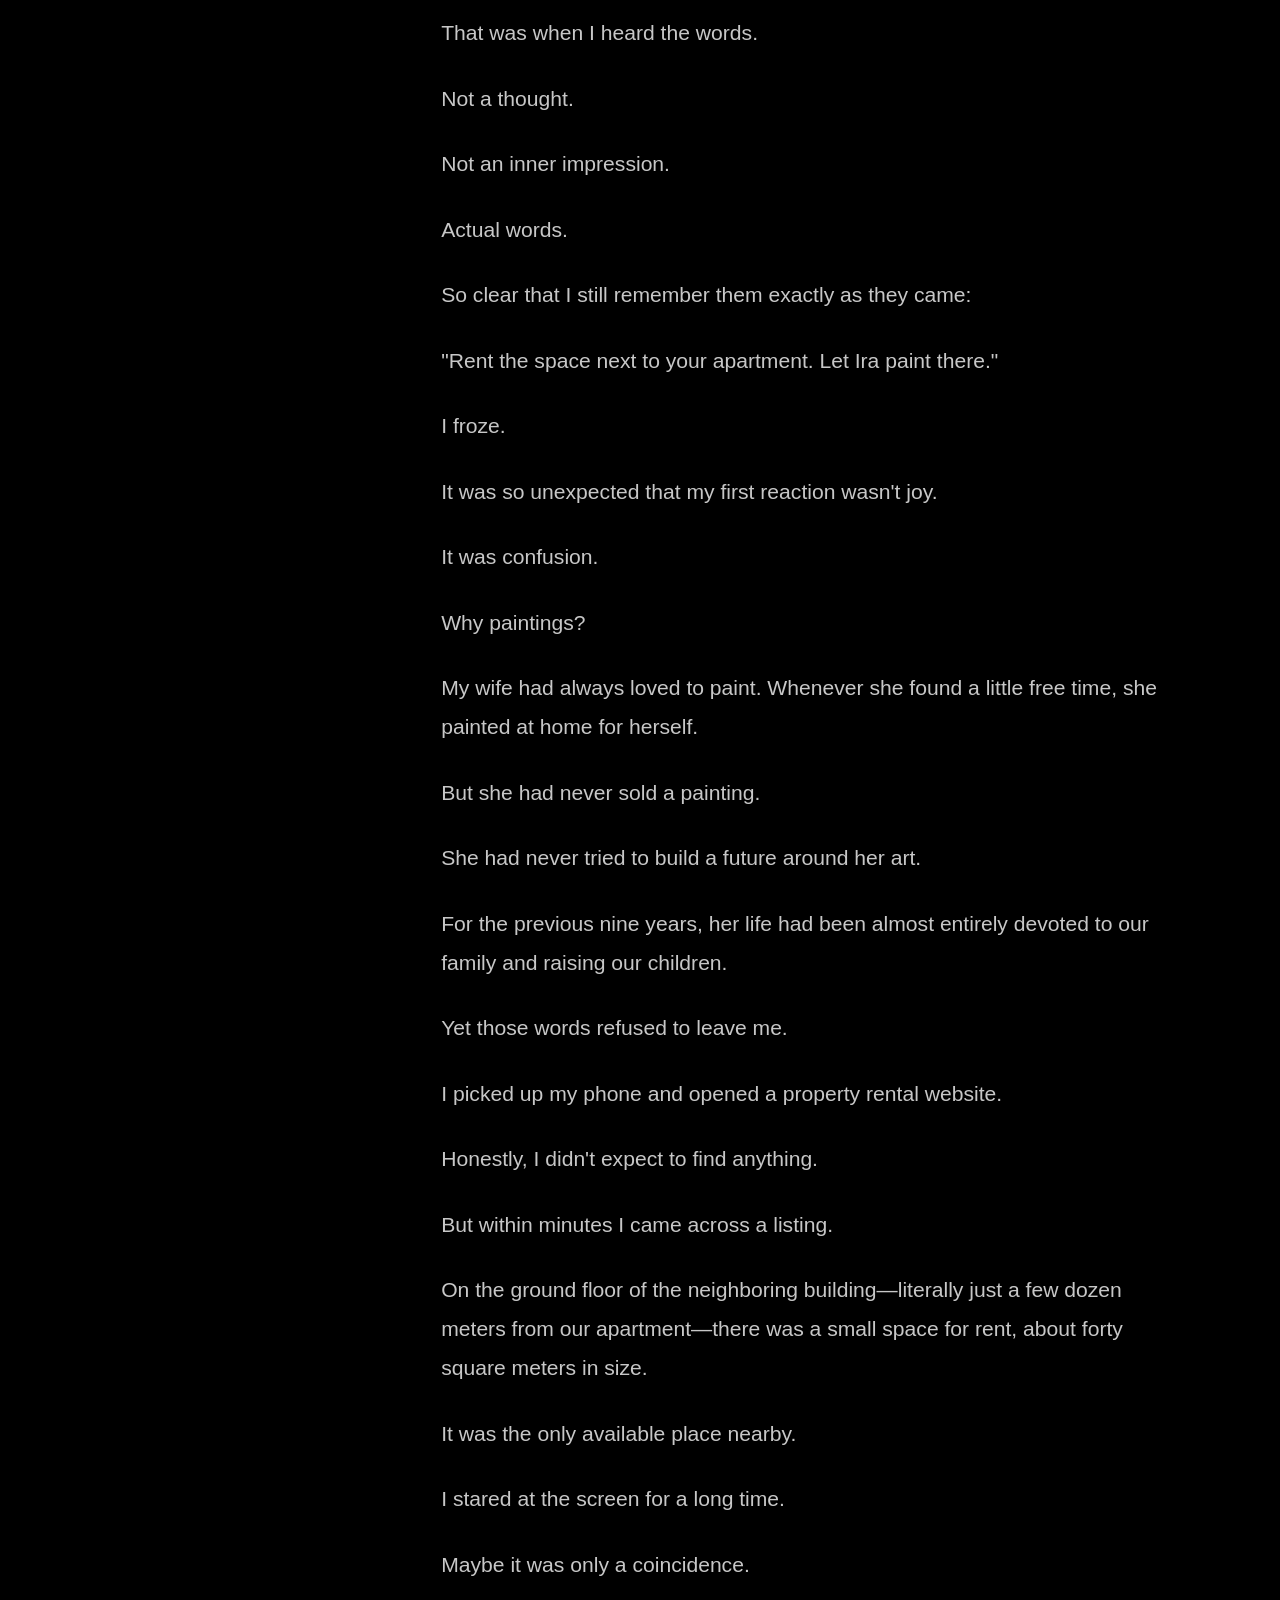
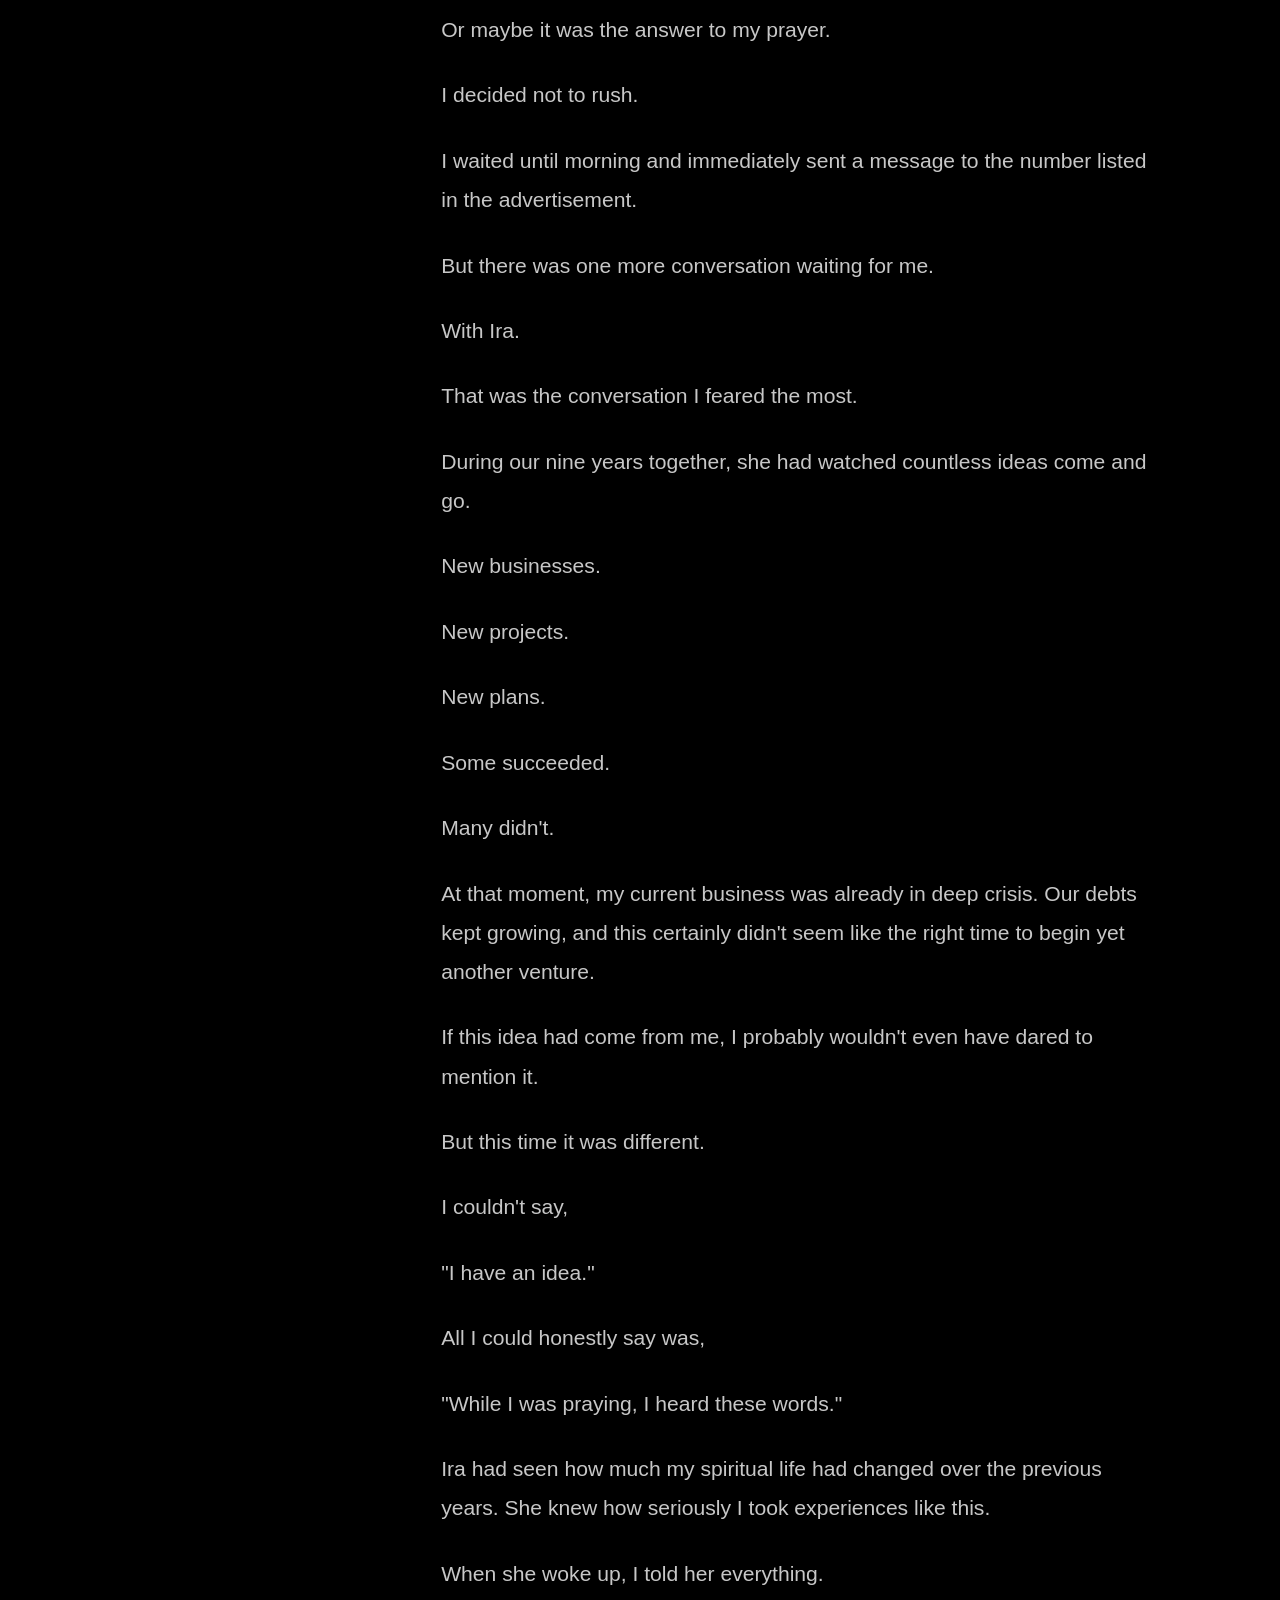
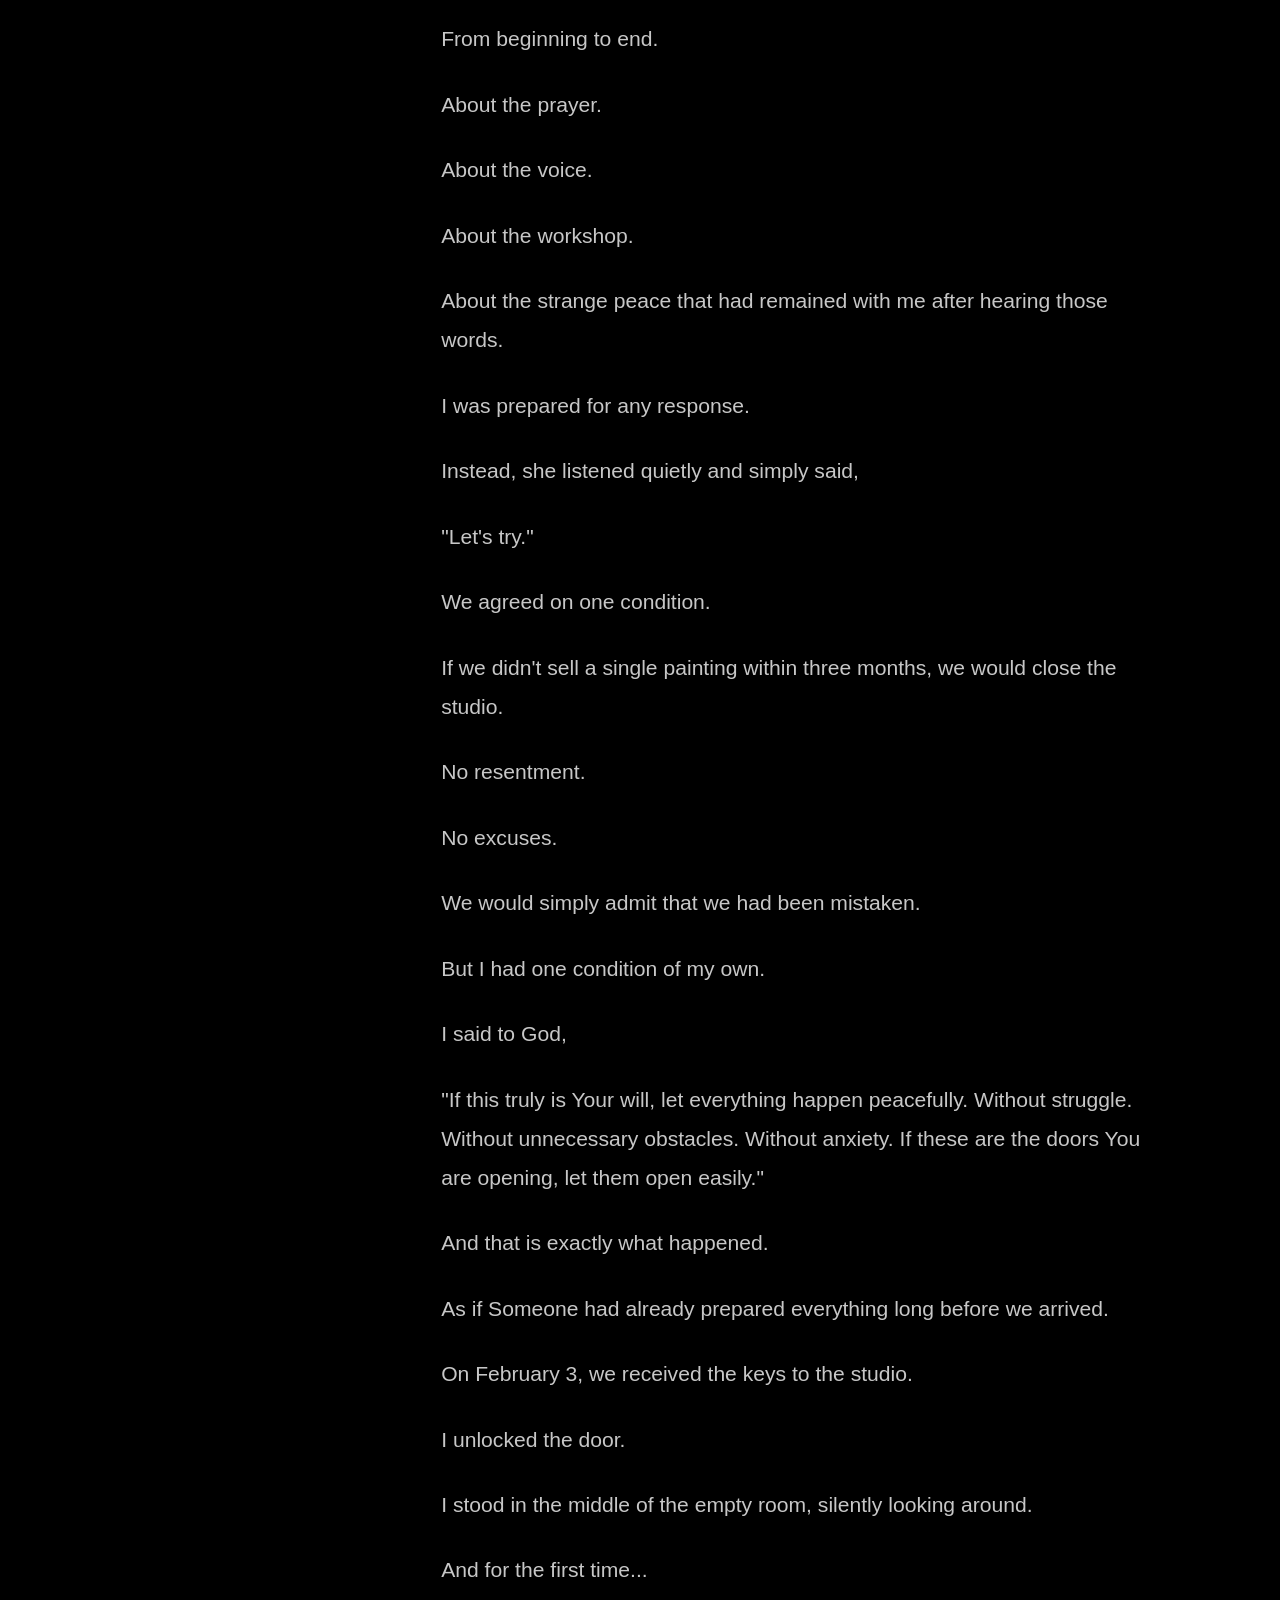
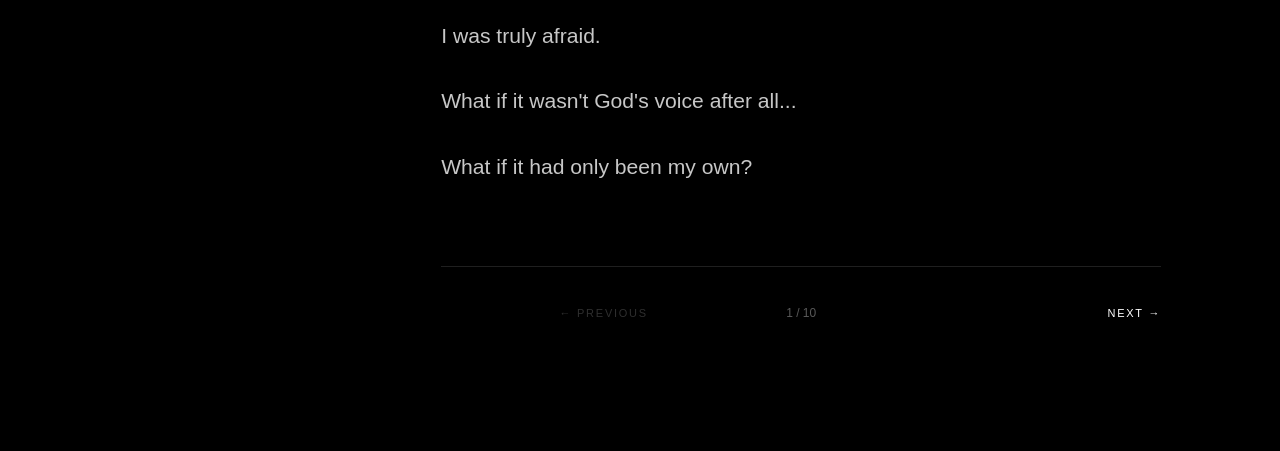
<file: story.html>
<!doctype html>
<html lang="en">
<head>
<!-- Google Tag Manager -->
<script>(function(w,d,s,l,i){w[l]=w[l]||[];w[l].push({'gtm.start':
new Date().getTime(),event:'gtm.js'});var f=d.getElementsByTagName(s)[0],
j=d.createElement(s),dl=l!='dataLayer'?'&l='+l:'';j.async=true;j.src=
'https://www.googletagmanager.com/gtm.js?id='+i+dl;f.parentNode.insertBefore(j,f);
})(window,document,'script','dataLayer','GTM-P4ZJ97Z8');</script>
<!-- End Google Tag Manager -->
<!-- Google tag (gtag.js) -->
<script async src="https://www.googletagmanager.com/gtag/js?id=G-42DNN3JDH2"></script>
<script>
window.dataLayer=window.dataLayer||[];
function gtag(){dataLayer.push(arguments);}
gtag('js', new Date());
gtag('config','G-42DNN3JDH2');
</script>

  <meta charset="utf-8">
  <meta name="viewport" content="width=device-width, initial-scale=1">
  <meta name="color-scheme" content="dark">
  <meta name="theme-color" content="#000000">
  <meta name="robots" content="index, follow, max-image-preview:large">
  <meta name="description" content="Read The First Step, the autobiographical story behind artworkship and the spiritual journey that led rk to create abstract art as worship.">
  <link rel="canonical" href="https://artworkship.com/story.html">

  <meta property="og:site_name" content="artworkship">
  <meta property="og:title" content="The First Step — The Story Behind artworkship">
  <meta property="og:description" content="An autobiographical story about calling, doubt, faith and the birth of artworkship.">
  <meta property="og:type" content="article">
  <meta property="og:url" content="https://artworkship.com/story.html">
  <meta property="og:image" content="https://artworkship.com/assets/story/fragment-25002-jesus.jpg">
  <meta property="og:image:alt" content="Detail from an artwork featured in The First Step">
  <meta property="og:locale" content="en_US">
  <meta property="og:locale:alternate" content="es_ES">
  <meta property="og:locale:alternate" content="it_IT">
  <meta property="og:locale:alternate" content="uk_UA">

  <meta name="twitter:card" content="summary_large_image">
  <meta name="twitter:title" content="The First Step — The Story Behind artworkship">
  <meta name="twitter:description" content="Read the autobiographical story behind artworkship and the calling to create art as worship.">
  <meta name="twitter:image" content="https://artworkship.com/assets/story/fragment-25002-jesus.jpg">
  <meta name="twitter:image:alt" content="Detail from an artwork featured in The First Step">

  <title>The First Step — The Story Behind artworkship</title>
  <link rel="icon" href="favicon.ico" sizes="any">
  <link rel="icon" type="image/png" sizes="32x32" href="favicon-32x32.png">
  <link rel="apple-touch-icon" href="apple-touch-icon.png">

  <script type="application/ld+json">
{
  "@context": "https://schema.org",
  "@type": "Book",
  "@id": "https://artworkship.com/story.html#book",
  "url": "https://artworkship.com/story.html",
  "name": "The First Step",
  "alternateName": [
    "El Primer Paso",
    "Il Primo Passo",
    "Перший крок"
  ],
  "description": "An autobiographical spiritual story about the journey that led to the creation of artworkship.",
  "author": {
    "@type": "Person",
    "@id": "https://artworkship.com/#artist",
    "name": "rk"
  },
  "genre": [
    "Spiritual literature",
    "Autobiographical fiction",
    "Biography and testimony"
  ],
  "bookFormat": "https://schema.org/EBook",
  "inLanguage": [
    "en",
    "es",
    "it",
    "uk"
  ],
  "isAccessibleForFree": true,
  "image": "https://artworkship.com/assets/story/fragment-25002-jesus.jpg",
  "isPartOf": {
    "@id": "https://artworkship.com/#website"
  }
}
  </script>
  <link rel="stylesheet" href="styles.css">
  <link rel="stylesheet" href="story.css">

<script type="text/javascript">
(function(c,l,a,r,i,t,y){c[a]=c[a]||function(){(c[a].q=c[a].q||[]).push(arguments)};t=l.createElement(r);t.async=1;t.src="https://www.clarity.ms/tag/"+i;y=l.getElementsByTagName(r)[0];y.parentNode.insertBefore(t,y);})(window, document, "clarity", "script", "xxzmm2i46q");
</script>
</head>
<body class="story-page">
<!-- Google Tag Manager (noscript) -->
<noscript><iframe src="https://www.googletagmanager.com/ns.html?id=GTM-P4ZJ97Z8" height="0" width="0" style="display:none;visibility:hidden"></iframe></noscript>
<!-- End Google Tag Manager (noscript) -->
  <header class="story-header">
    <a class="story-home" href="index.html" data-back-link aria-label="Back to artworkship">
      <img src="assets/brand/rk-logo-header.png" alt="rk">
    </a>
    <nav class="language-switcher story-language-switcher" aria-label="Language selector">
      <button type="button" data-story-language="en" class="language-option">EN</button>
      <span aria-hidden="true">|</span>
      <button type="button" data-story-language="es" class="language-option">ES</button>
      <span aria-hidden="true">|</span>
      <button type="button" data-story-language="it" class="language-option">IT</button>
      <span aria-hidden="true">|</span>
      <button type="button" data-story-language="uk" class="language-option">UA</button>
    </nav>
  </header>

  <main class="story-reader">
    <section class="story-cover" data-cover>
      <p class="story-kicker" data-story-category></p>
      <h1 data-story-title></h1>
      <p class="story-subtitle" data-story-subtitle></p>
      <div class="story-classification">
        <span data-story-section></span>
        <span data-story-genre></span>
      </div>
    </section>

    <div class="story-layout">
      <aside class="story-toc" aria-label="Contents">
        <button class="story-toc-toggle" type="button" data-toc-toggle></button>
        <ol data-toc></ol>
      </aside>

      <article class="story-chapter" aria-live="polite">
        <p class="story-chapter-number" data-chapter-number></p>
        <h2 data-chapter-title></h2>
        <div class="story-text" data-chapter-body></div>
        <nav class="story-navigation" aria-label="Chapter navigation">
          <button type="button" data-prev></button>
          <span data-progress></span>
          <button type="button" data-next></button>
        </nav>
      </article>
    </div>
  </main>

  <script src="story.js"></script>
</body>
</html>
</file>
<file: styles.css>
:root {
  --black: #000;
  --white: #fff;
}

* {
  box-sizing: border-box;
}

html {
  background: var(--white);
  scroll-behavior: smooth;
}

body {
  margin: 0;
  background: var(--white);
  color: var(--black);
  font-family: Arial, Helvetica, sans-serif;
}

button {
  font: inherit;
}

.intro {
  position: relative;
  min-height: 100svh;
  display: grid;
  place-items: center;
  overflow: hidden;
  padding: 0 clamp(20px, 5vw, 82px);
  background: var(--black);
}

.hero-logo {
  position: absolute;
  top: clamp(28px, 5vh, 58px);
  left: 50%;
  transform: translateX(-50%);
  display: block;
  width: clamp(150px, 15vw, 245px);
  height: auto;
}

.language-switcher {
  position: absolute;
  top: clamp(32px, 5.2vh, 62px);
  right: clamp(22px, 5vw, 78px);
  display: flex;
  align-items: center;
  gap: 14px;
  color: rgba(255, 255, 255, 0.28);
}

.language-option {
  position: relative;
  border: 0;
  padding: 5px 0 11px;
  background: transparent;
  color: rgba(255, 255, 255, 0.42);
  cursor: pointer;
  font-size: clamp(12px, 1.2vw, 17px);
  font-weight: 600;
  letter-spacing: 0.08em;
}

.language-option::after {
  content: "";
  position: absolute;
  left: 0;
  right: 0;
  bottom: 0;
  height: 2px;
  background: #c51a0c;
  transform: scaleX(0);
  transition: transform 180ms ease;
}

.language-option:hover,
.language-option:focus-visible,
.language-option.is-active {
  color: var(--white);
  outline: none;
}

.language-option.is-active::after {
  transform: scaleX(1);
}

.hero-message {
  width: min(92vw, 1120px);
  display: grid;
  justify-items: center;
  gap: clamp(26px, 4.5vh, 50px);
  transform: translateY(3vh);
}

.tagline {
  margin: 0;
  color: var(--white);
  text-align: center;
  text-transform: uppercase;
  font-size: clamp(56px, 10.2vw, 166px);
  font-weight: 500;
  line-height: 0.94;
  letter-spacing: 0.025em;
}

.tagline span {
  display: block;
}


html[lang="es"] .tagline {
  font-size: clamp(44px, 7.6vw, 122px);
  line-height: 0.98;
  letter-spacing: 0.018em;
}

html[lang="uk"] .tagline {
  font-size: clamp(40px, 6.9vw, 108px);
  line-height: 1;
  letter-spacing: 0.012em;
}

.hero-accent {
  width: clamp(72px, 9vw, 138px);
  height: 2px;
  background: #c51a0c;
}

/* Scripture section: isolated styles so the existing hero and gallery remain unchanged. */
.scripture {
  min-height: 100svh;
  padding: clamp(72px, 10vh, 132px) clamp(20px, 5vw, 80px);
  display: flex;
  flex-direction: column;
  align-items: center;
  justify-content: center;
  background: var(--black);
  color: rgba(255, 255, 255, 0.76);
  text-align: center;
}

.scripture-quote {
  width: min(100%, 900px);
  margin: 0;
  font-family: Georgia, "Times New Roman", Times, serif;
  font-size: clamp(19px, 2.15vw, 34px);
  font-weight: 400;
  line-height: 1.48;
  letter-spacing: 0.13em;
  text-transform: uppercase;
}

.scripture-quote span {
  display: block;
}

.scripture-accent {
  width: clamp(72px, 9vw, 108px);
  height: 1px;
  margin-top: clamp(32px, 5vh, 54px);
  background: #c51a0c;
}

.scripture-reference {
  margin: clamp(22px, 3vh, 34px) 0 0;
  color: rgba(255, 255, 255, 0.7);
  font-size: clamp(11px, 1vw, 15px);
  font-weight: 400;
  line-height: 1;
  letter-spacing: 0.32em;
  text-transform: uppercase;
}

.gallery-title {
  position: relative;
  margin: 0 0 clamp(38px, 5vw, 68px);
  padding-bottom: 22px;
  color: var(--black);
  text-align: center;
  font-size: clamp(17px, 1.7vw, 25px);
  font-weight: 400;
  line-height: 1;
  letter-spacing: 0.22em;
  text-transform: uppercase;
}

.gallery-title::after {
  content: "";
  position: absolute;
  left: 50%;
  bottom: 0;
  width: 48px;
  height: 2px;
  background: #c51a0c;
  transform: translateX(-50%);
}

.gallery {
  width: min(100%, 1500px);
  margin: 0 auto;
  padding: clamp(42px, 6vw, 90px) clamp(14px, 4vw, 58px);
}

.work {
  margin: 0 0 clamp(48px, 7vw, 100px);
}

.work:last-child {
  margin-bottom: 0;
}

.work-button {
  display: block;
  width: 100%;
  margin: 0;
  padding: 0;
  border: 0;
  background: transparent;
  cursor: zoom-in;
}

.work img {
  display: block;
  width: 100%;
  height: auto;
}

.footer {
  min-height: 42svh;
  display: flex;
  flex-direction: column;
  align-items: center;
  justify-content: center;
  gap: clamp(10px, 1.8vh, 20px);
  overflow: hidden;
  padding: clamp(28px, 5vh, 56px) 20px;
  background: var(--black);
}

.footer img {
  width: min(58vw, 740px);
  max-height: 31svh;
  object-fit: cover;
  object-position: center;
}

.footer-contact {
  margin: 0;
  color: rgba(255, 255, 255, 0.72);
  text-align: center;
  font-size: clamp(13px, 1.15vw, 17px);
  line-height: 1.6;
  letter-spacing: 0.01em;
}

.footer-contact a {
  color: var(--white);
  text-decoration: none;
  white-space: nowrap;
}

.footer-contact a:hover,
.footer-contact a:focus-visible {
  color: #c51a0c;
  outline: none;
}

.viewer {
  width: 100vw;
  max-width: none;
  height: 100dvh;
  max-height: none;
  margin: 0;
  border: 0;
  padding: 0;
  overflow: hidden;
  background: rgba(0, 0, 0, 0.985);
  color: var(--white);
}

.viewer::backdrop {
  background: rgba(0, 0, 0, 0.985);
}

.viewer[open] {
  display: grid;
  place-items: center;
}

.viewer figure {
  width: 100%;
  height: 100%;
  margin: 0;
  padding: 34px clamp(28px, 6vw, 96px) 18px;
  display: grid;
  grid-template-rows: minmax(0, 1fr) auto;
  place-items: center;
}

.viewer-image {
  max-width: 100%;
  max-height: calc(100dvh - 72px);
  object-fit: contain;
  user-select: none;
}

.viewer-number {
  min-height: 16px;
  margin-top: 8px;
  color: rgba(255, 255, 255, 0.48);
  font-size: 11px;
  letter-spacing: 0.1em;
}

.viewer-close,
.viewer-prev,
.viewer-next {
  position: fixed;
  z-index: 2;
  border: 0;
  background: transparent;
  color: rgba(255, 255, 255, 0.55);
  cursor: pointer;
  -webkit-tap-highlight-color: transparent;
}

.viewer-close {
  top: max(6px, env(safe-area-inset-top));
  right: max(8px, env(safe-area-inset-right));
  padding: 8px 14px;
  font-size: 34px;
  line-height: 1;
}

.viewer-prev,
.viewer-next {
  top: 50%;
  transform: translateY(-50%);
  padding: 24px 12px;
  font-size: 42px;
  line-height: 1;
}

.viewer-prev {
  left: max(0px, env(safe-area-inset-left));
}

.viewer-next {
  right: max(0px, env(safe-area-inset-right));
}

.viewer-close:hover,
.viewer-prev:hover,
.viewer-next:hover,
.viewer-close:focus-visible,
.viewer-prev:focus-visible,
.viewer-next:focus-visible {
  color: var(--white);
  outline: none;
}

@media (max-width: 700px) {
  .intro {
    min-height: 100svh;
    padding: 0 16px;
  }

  .hero-logo {
    top: max(22px, env(safe-area-inset-top));
    width: clamp(132px, 42vw, 182px);
  }

  .language-switcher {
    top: max(74px, calc(env(safe-area-inset-top) + 58px));
    right: 50%;
    transform: translateX(50%);
    gap: 12px;
  }

  .language-option {
    font-size: 12px;
  }

  .hero-message {
    width: 96vw;
    transform: translateY(4vh);
    gap: 28px;
  }

  .tagline {
    max-width: 94vw;
    font-size: clamp(46px, 16vw, 78px);
    line-height: 0.98;
    letter-spacing: 0.01em;
  }


  html[lang="es"] .tagline {
    font-size: clamp(34px, 11.5vw, 58px);
    line-height: 1.02;
  }

  html[lang="uk"] .tagline {
    font-size: clamp(31px, 10.2vw, 52px);
    line-height: 1.04;
  }

  .gallery {
    width: 100%;
    padding: 34px 0;
  }

  .work {
    margin-bottom: 42px;
  }

  .footer {
    min-height: 34svh;
    padding: 28px 18px 34px;
  }

  .footer img {
    width: 68vw;
    max-height: 25svh;
  }

  .footer-contact {
    max-width: 460px;
    font-size: 13px;
  }

  .viewer figure {
    padding: 28px 12px 14px;
  }

  .viewer-prev,
  .viewer-next {
    font-size: 32px;
    padding-inline: 7px;
  }

  .scripture {
    min-height: 100svh;
    padding: 72px 17px;
  }

  .scripture-quote {
    width: 100%;
    font-size: clamp(15px, 4.15vw, 19px);
    line-height: 1.62;
    letter-spacing: 0.075em;
  }

  .scripture-accent {
    margin-top: 34px;
  }

  .scripture-reference {
    margin-top: 24px;
    font-size: 10px;
    letter-spacing: 0.25em;
  }

  .gallery-title {
    margin-bottom: 34px;
    font-size: 16px;
  }
}

@media (prefers-reduced-motion: reduce) {
  html {
    scroll-behavior: auto;
  }
}


.rk-home {
  position: fixed;
  top: clamp(28px, 5vh, 58px);
  left: clamp(24px, 4vw, 48px);
  z-index: 1000;
  display: block;
  line-height: 0;
  cursor: pointer;
}

.rk-logo {
  display: block;
  width: 34px;
  height: auto;
}


/* Project and author section. All selectors are scoped to this new block. */
.project-story {
  background: var(--black);
  color: rgba(255, 255, 255, 0.78);
  border-top: 1px solid rgba(255, 255, 255, 0.14);
  padding: clamp(64px, 8vw, 112px) clamp(22px, 5vw, 80px);
}

.project-story-inner {
  width: min(100%, 760px);
  margin: 0 auto;
}

.story-block {
  margin: 0;
}

.story-title {
  margin: 0;
  color: var(--white);
  font-size: clamp(22px, 2.15vw, 32px);
  font-weight: 400;
  line-height: 1.15;
  letter-spacing: 0.15em;
  text-transform: uppercase;
}

.story-accent {
  width: 42px;
  height: 2px;
  margin: 16px 0 clamp(24px, 3vw, 34px);
  background: #c51a0c;
}

.story-copy {
  font-size: clamp(15px, 1.25vw, 18px);
  line-height: 1.55;
  letter-spacing: 0.015em;
}

.story-copy p {
  margin: 0 0 0.55em;
}

.story-copy p:last-child {
  margin-bottom: 0;
}

.story-highlight {
  color: #d2a84f;
}

.story-divider {
  height: 1px;
  margin: clamp(42px, 6vw, 64px) 0;
  background: rgba(255, 255, 255, 0.18);
}

.story-button {
  display: inline-flex;
  align-items: center;
  gap: 22px;
  margin-top: clamp(26px, 4vw, 38px);
  padding: 17px 24px;
  border: 1px solid #c51a0c;
  color: var(--white);
  text-decoration: none;
  font-size: clamp(11px, 1vw, 14px);
  font-weight: 500;
  line-height: 1;
  letter-spacing: 0.16em;
  text-transform: uppercase;
  transition: background-color 180ms ease, color 180ms ease;
}

.story-button:hover,
.story-button:focus-visible {
  background: #c51a0c;
  color: var(--white);
  outline: none;
}

@media (max-width: 640px) {
  .project-story {
    padding-left: 22px;
    padding-right: 22px;
  }

  .story-title {
    letter-spacing: 0.1em;
  }

  .story-copy {
    line-height: 1.62;
  }

  .story-button {
    width: 100%;
    justify-content: center;
    gap: 14px;
    padding-left: 14px;
    padding-right: 14px;
    text-align: center;
  }
}
</file>
<file: story.css>
/* Story page only. Existing site styles remain untouched. */
.story-page{background:#000;color:#f2f2f2;min-height:100vh;overflow-x:hidden}
.story-header{position:sticky;top:0;z-index:20;display:flex;align-items:center;justify-content:space-between;min-height:84px;padding:0 clamp(24px,5vw,76px);background:rgba(0,0,0,.88);backdrop-filter:blur(18px);-webkit-backdrop-filter:blur(18px);border-bottom:1px solid rgba(255,255,255,.08)}
.story-home{display:inline-flex;align-items:center}
.story-home img{display:block;width:35px;height:auto}
.story-language-switcher{position:static;transform:none;margin:0}
.story-reader{width:min(1180px,calc(100% - 48px));margin:0 auto;padding:clamp(72px,10vw,150px) 0 120px}
.story-cover{max-width:920px;margin:0 auto clamp(96px,12vw,180px);text-align:center}
.story-kicker{margin:0 0 28px;font-size:12px;letter-spacing:.22em;text-transform:uppercase;color:rgba(255,255,255,.48)}
.story-cover h1{margin:0;font-size:clamp(48px,8vw,112px);font-weight:300;line-height:.96;letter-spacing:.035em}
.story-subtitle{margin:30px 0 0;font-size:clamp(18px,2vw,28px);font-weight:300;color:rgba(255,255,255,.62)}
.story-classification{display:flex;justify-content:center;gap:16px 28px;flex-wrap:wrap;margin-top:42px;font-size:12px;letter-spacing:.12em;text-transform:uppercase;color:rgba(255,255,255,.38)}
.story-layout{display:grid;grid-template-columns:220px minmax(0,720px);gap:clamp(48px,8vw,120px);justify-content:center;align-items:start}
.story-toc{position:sticky;top:120px}
.story-toc-toggle{appearance:none;border:0;background:none;color:rgba(255,255,255,.55);padding:0 0 22px;font:inherit;font-size:11px;letter-spacing:.18em;text-transform:uppercase;cursor:pointer}
.story-toc ol{list-style:none;margin:0;padding:0;border-top:1px solid rgba(255,255,255,.10)}
.story-toc li{border-bottom:1px solid rgba(255,255,255,.08)}
.story-toc button{width:100%;padding:15px 0;border:0;background:none;color:rgba(255,255,255,.40);text-align:left;font:inherit;font-size:13px;line-height:1.35;cursor:pointer;transition:color .2s ease}
.story-toc button:hover,.story-toc button.is-active{color:#fff}
.story-chapter{min-width:0}
.story-chapter-number{margin:0 0 18px;font-size:11px;letter-spacing:.2em;text-transform:uppercase;color:rgba(255,255,255,.38)}
.story-chapter h2{margin:0 0 56px;font-size:clamp(36px,5vw,64px);font-weight:300;line-height:1.08;letter-spacing:.01em}
.story-text{font-size:clamp(18px,1.65vw,22px);font-weight:300;line-height:1.85;color:rgba(255,255,255,.78)}
.story-text p{margin:0 0 1.25em}
.story-navigation{display:grid;grid-template-columns:1fr auto 1fr;align-items:center;gap:20px;margin-top:80px;padding-top:28px;border-top:1px solid rgba(255,255,255,.12)}
.story-navigation button{appearance:none;border:0;background:none;padding:12px 0;color:#fff;font:inherit;font-size:11px;letter-spacing:.16em;text-transform:uppercase;cursor:pointer}
.story-navigation button:last-child{text-align:right}
.story-navigation button:disabled{opacity:.18;cursor:default}
.story-navigation span{font-size:12px;color:rgba(255,255,255,.35)}
@media(max-width:820px){
 .story-header{min-height:72px;padding:0 20px}.story-home img{width:30px}
 .story-reader{width:min(100% - 40px,720px);padding-top:70px}
 .story-cover{text-align:left;margin-bottom:90px}.story-classification{justify-content:flex-start}
 .story-layout{display:block}.story-toc{position:static;margin-bottom:56px}.story-toc ol{display:none}.story-toc.is-open ol{display:block}
 .story-chapter h2{margin-bottom:42px}.story-text{line-height:1.75}
}
@media(max-width:460px){
 .story-language-switcher .language-option{font-size:12px}.story-language-switcher span{margin:0 4px}
 .story-reader{width:calc(100% - 32px)}.story-cover h1{font-size:44px}
 .story-navigation{grid-template-columns:1fr 1fr}.story-navigation span{display:none}
}
</file>
